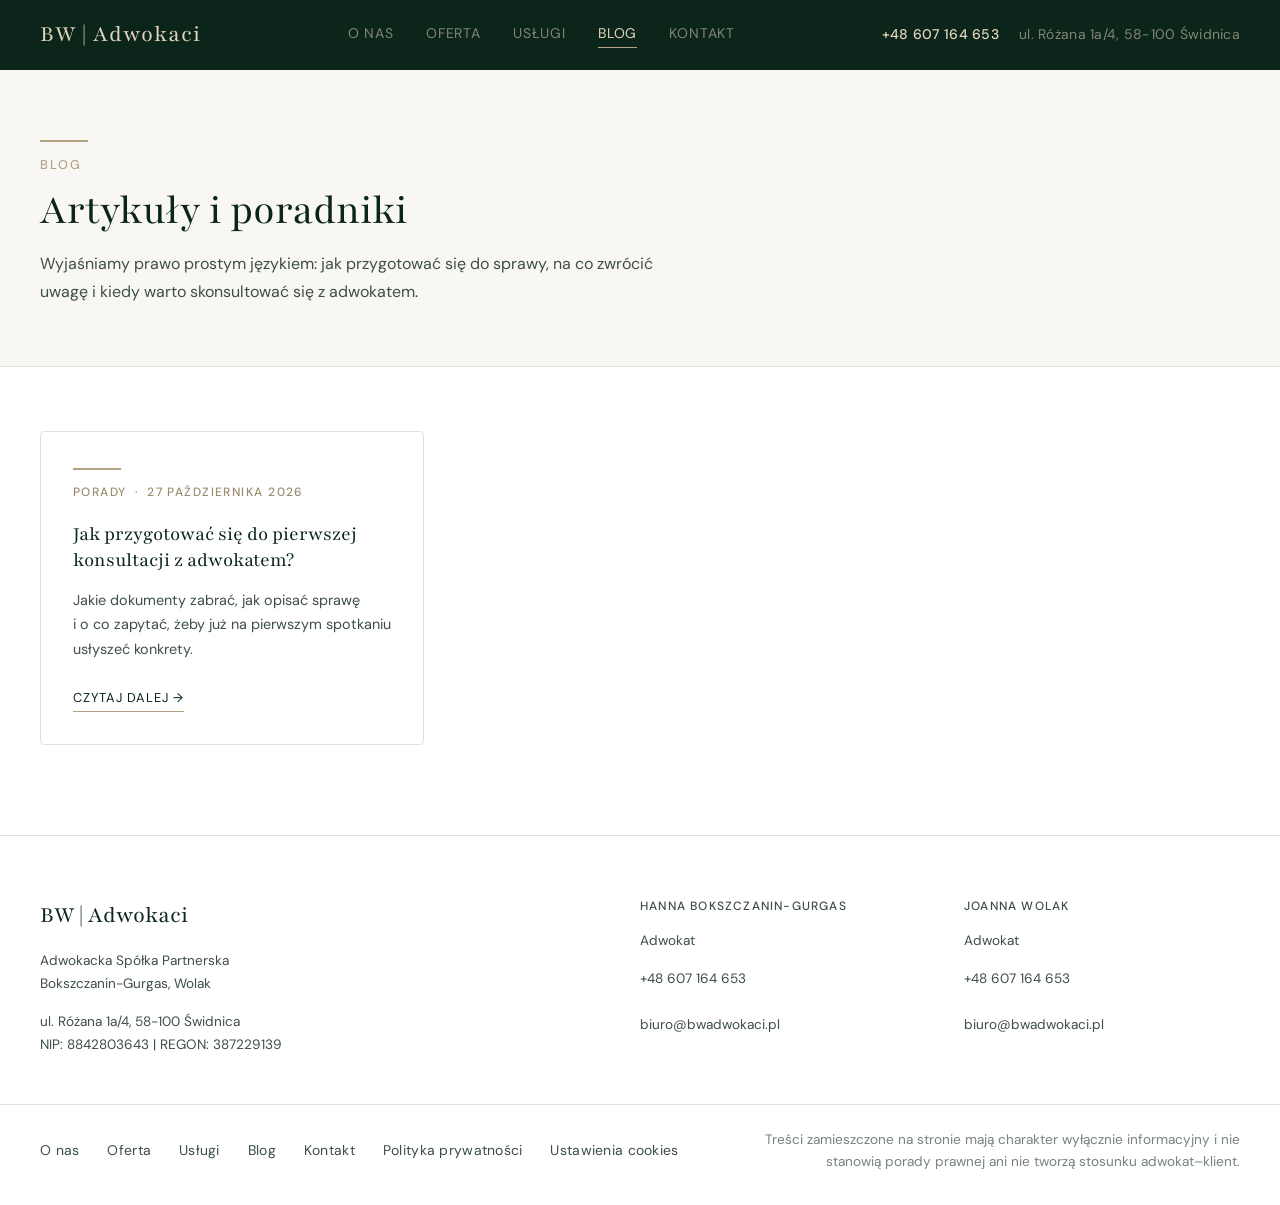
<file: blog/index.html>
<!DOCTYPE html>
<html lang="pl">
<head>
    <meta charset="UTF-8">
    <meta name="viewport" content="width=device-width, initial-scale=1.0">
    <meta name="description" content="Blog kancelarii BW Adwokaci ze Świdnicy: artykuły i poradniki o prawie rodzinnym, karnym, cywilnym, kredytach frankowych i odszkodowaniach.">
    <meta name="robots" content="index, follow">
    <title>Blog — artykuły i poradniki prawne | BW Adwokaci</title>
    <link rel="canonical" href="https://bwadwokaci.pl/blog/">
    <meta name="theme-color" content="#0b251a">
    <link rel="icon" href="../favicon.svg" type="image/svg+xml">

    <meta property="og:type" content="website">
    <meta property="og:locale" content="pl_PL">
    <meta property="og:site_name" content="BW Adwokaci">
    <meta property="og:title" content="Blog BW Adwokaci — artykuły i poradniki prawne">
    <meta property="og:description" content="Blog kancelarii BW Adwokaci ze Świdnicy: artykuły i poradniki o prawie rodzinnym, karnym, cywilnym, kredytach frankowych i odszkodowaniach.">
    <meta property="og:url" content="https://bwadwokaci.pl/blog/">
    <meta property="og:image" content="https://bwadwokaci.pl/img/hanna_joanna.jpg">
    <meta name="twitter:card" content="summary_large_image">

    <link rel="stylesheet" href="../style.css">
    <script src="../cookies.js" defer></script>

    <script type="application/ld+json">
    {
        "@context": "https://schema.org",
        "@type": "Blog",
        "name": "Blog BW Adwokaci",
        "url": "https://bwadwokaci.pl/blog/",
        "inLanguage": "pl-PL",
        "publisher": { "@type": "Organization", "@id": "https://bwadwokaci.pl/#kancelaria", "name": "BW Adwokaci" }
    }
    </script>
</head>
<body>

    <a href="#main" class="skip-link">Przejdź do treści</a>

    <!-- ======= HEADER ======= -->
    <header class="top-header" id="top-header">
        <div class="container header-container">
            <a href="../index.html" class="logo" aria-label="BW Adwokaci — strona główna">BW | Adwokaci</a>
            <button class="hamburger" aria-label="Otwórz menu" aria-expanded="false" aria-controls="main-nav">
                <span class="hamburger-line"></span>
                <span class="hamburger-line"></span>
                <span class="hamburger-line"></span>
            </button>
            <nav class="main-nav" id="main-nav" aria-label="Menu główne">
                <a href="../index.html#o-nas">O&nbsp;nas</a>
                <a href="../index.html#oferta">Oferta</a>
                <a href="../index.html#uslugi">Usługi</a>
                <a href="index.html" aria-current="page">Blog</a>
                <a href="../index.html#kontakt">Kontakt</a>
            </nav>
            <div class="header-contact">
                <a href="tel:+48607164653" class="header-tel">+48 607 164 653</a>
                <span>ul.&nbsp;Różana 1a/4, 58-100&nbsp;Świdnica</span>
            </div>
        </div>
    </header>

    <main id="main">
        <section class="blog-hero">
            <div class="container">
                <span class="section-subtitle">Blog</span>
                <h1 class="blog-title">Artykuły i&nbsp;poradniki</h1>
                <p class="blog-lead">Wyjaśniamy prawo prostym językiem: jak przygotować się do sprawy, na co zwrócić uwagę i&nbsp;kiedy warto skonsultować się z&nbsp;adwokatem.</p>
            </div>
        </section>

        <section class="blog-list">
            <div class="container">
                <div class="blog-grid">

                    <!-- =========================================================
                         NOWY WPIS: skopiuj cały blok <article> … </article>
                         i wklej go TUTAJ, nad pozostałymi (najnowszy na początku).
                         Zmień: kategorię, datę (datetime="RRRR-MM-DD" i słownie),
                         adres pliku w href, tytuł i krótki opis (1–2 zdania).
                         ========================================================= -->

                    <article class="blog-card">
                        <p class="blog-card-meta">
                            <span>Porady</span>
                            <span aria-hidden="true">·</span>
                            <time datetime="2026-10-27">27 października 2026</time>
                        </p>
                        <h2 class="blog-card-title"><a href="pierwsza-konsultacja-z-adwokatem.html">Jak przygotować się do pierwszej konsultacji z&nbsp;adwokatem?</a></h2>
                        <p class="blog-card-excerpt">Jakie dokumenty zabrać, jak opisać sprawę i&nbsp;o&nbsp;co zapytać, żeby już na pierwszym spotkaniu usłyszeć konkrety.</p>
                        <span class="blog-card-more" aria-hidden="true">Czytaj dalej</span>
                    </article>

                </div>
            </div>
        </section>
    </main>

    <!-- ======= FOOTER ======= -->
    <footer class="footer">
        <div class="container footer-grid">
            <div class="footer-col">
                <div class="footer-logo">BW | Adwokaci</div>
                <p class="small-text">Adwokacka Spółka Partnerska<br>Bokszczanin-Gurgas, Wolak</p>
                <address class="small-text mt-1">
                    ul.&nbsp;Różana 1a/4, 58-100&nbsp;Świdnica<br>
                    NIP: 8842803643 | REGON: 387229139
                </address>
            </div>
            <div class="footer-col">
                <h3>Hanna Bokszczanin-Gurgas</h3>
                <p class="small-text">Adwokat</p>
                <address class="small-text mt-1">
                    <a href="tel:+48607164653">+48 607 164 653</a><br>
                    <a href="mailto:biuro@bwadwokaci.pl">biuro@bwadwokaci.pl</a>
                </address>
            </div>
            <div class="footer-col">
                <h3>Joanna Wolak</h3>
                <p class="small-text">Adwokat</p>
                <address class="small-text mt-1">
                    <a href="tel:+48607164653">+48 607 164 653</a><br>
                    <a href="mailto:biuro@bwadwokaci.pl">biuro@bwadwokaci.pl</a>
                </address>
            </div>
        </div>
        <div class="container footer-bottom">
            <nav class="footer-nav" aria-label="Nawigacja stopki">
                <a href="../index.html#o-nas">O&nbsp;nas</a>
                <a href="../index.html#oferta">Oferta</a>
                <a href="../index.html#uslugi">Usługi</a>
                <a href="index.html">Blog</a>
                <a href="../index.html#kontakt">Kontakt</a>
                <a href="../polityka-prywatnosci.html">Polityka prywatności</a>
                <button type="button" class="cookie-settings-btn" data-cookie-settings hidden>Ustawienia cookies</button>
            </nav>
            <p class="footer-disclaimer small-text">Treści zamieszczone na stronie mają charakter wyłącznie informacyjny i&nbsp;nie stanowią porady prawnej ani nie tworzą stosunku adwokat–klient.</p>
        </div>
    </footer>

    <script>
        // Hamburger menu
        const hamburger = document.querySelector('.hamburger');
        const nav = document.getElementById('main-nav');

        if (hamburger && nav) {
            const closeMenu = () => {
                nav.classList.remove('nav-open');
                hamburger.classList.remove('is-active');
                hamburger.setAttribute('aria-expanded', 'false');
                hamburger.setAttribute('aria-label', 'Otwórz menu');
                document.body.classList.remove('menu-open');
            };

            hamburger.addEventListener('click', () => {
                const isOpen = nav.classList.toggle('nav-open');
                hamburger.classList.toggle('is-active');
                hamburger.setAttribute('aria-expanded', String(isOpen));
                hamburger.setAttribute('aria-label', isOpen ? 'Zamknij menu' : 'Otwórz menu');
                document.body.classList.toggle('menu-open', isOpen);
            });

            nav.querySelectorAll('a').forEach(link => {
                link.addEventListener('click', closeMenu);
            });

            // Zamknięcie menu klawiszem Esc
            document.addEventListener('keydown', (e) => {
                if (e.key === 'Escape' && nav.classList.contains('nav-open')) {
                    closeMenu();
                    hamburger.focus();
                }
            });
        }

        // Sticky header shadow
        const header = document.getElementById('top-header');
        if (header) {
            window.addEventListener('scroll', () => {
                header.classList.toggle('scrolled', window.scrollY > 40);
            }, { passive: true });
        }
    </script>

</body>
</html>
</file>
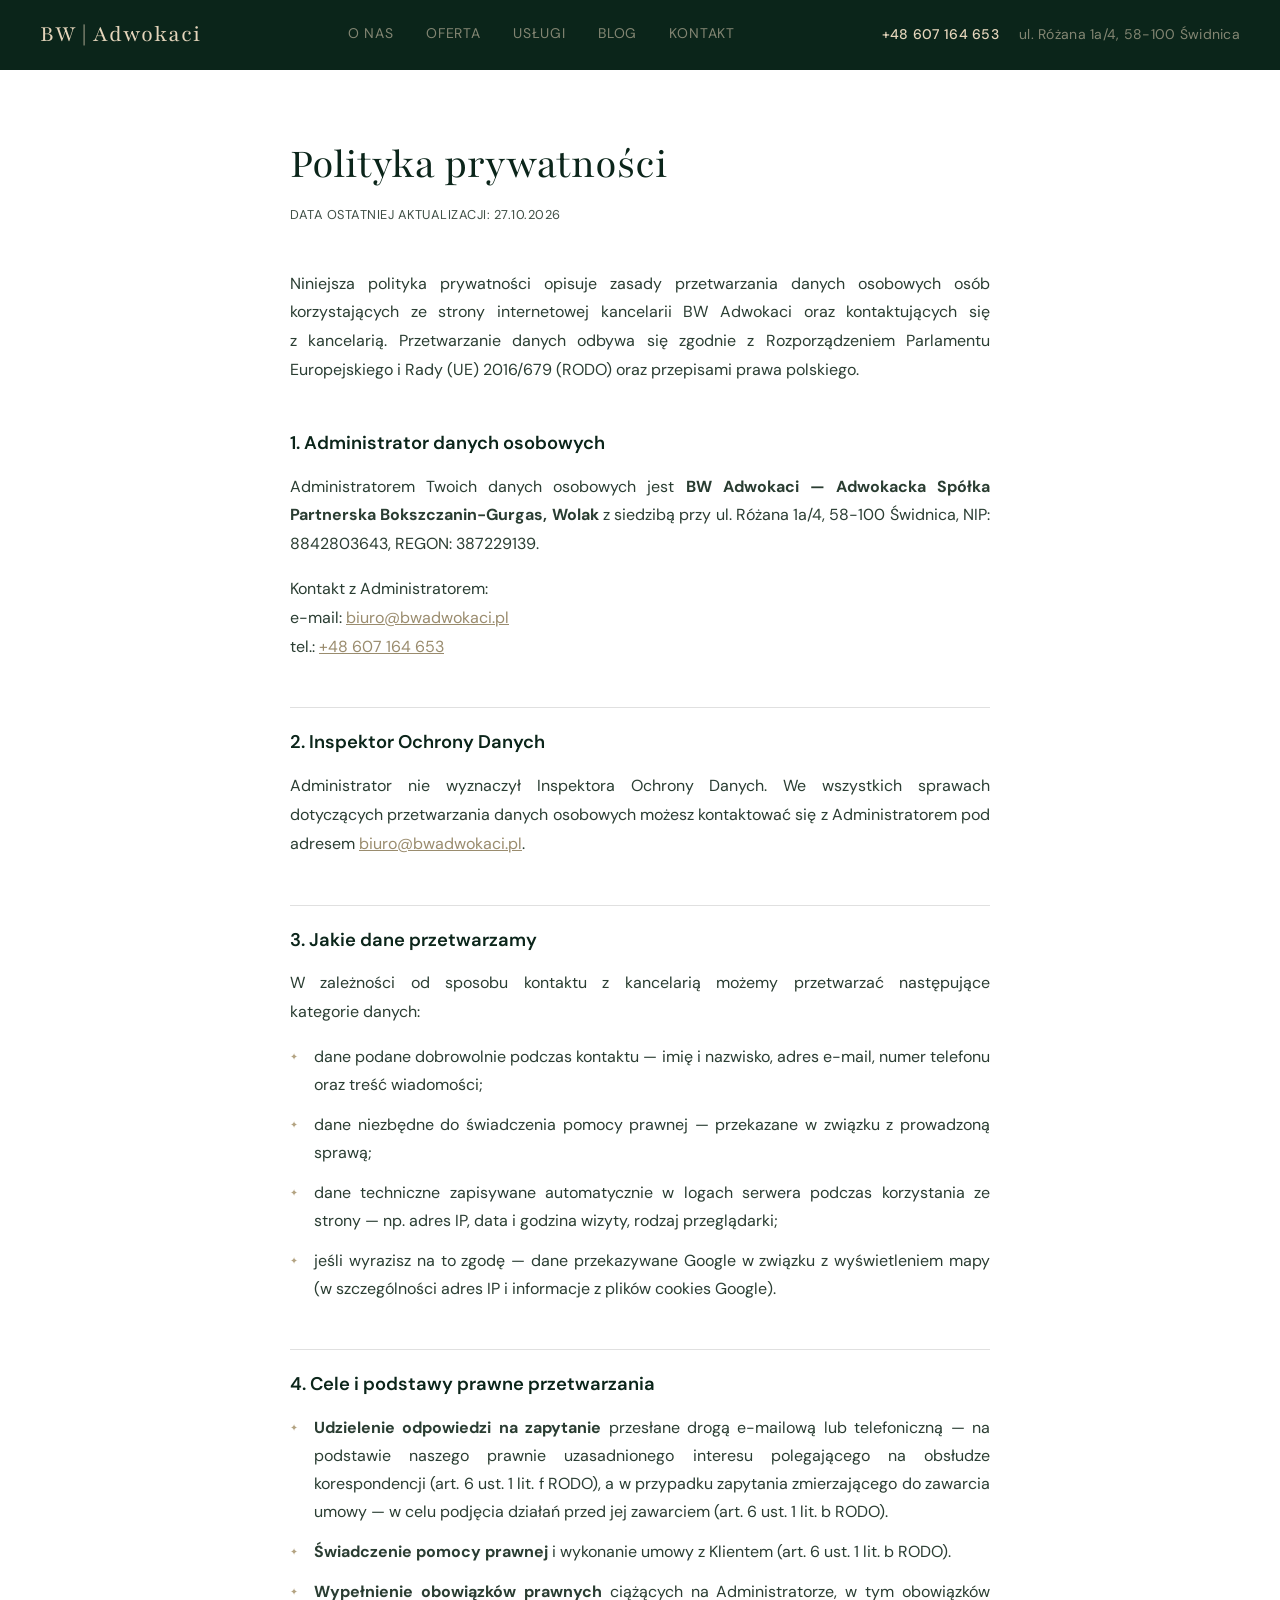
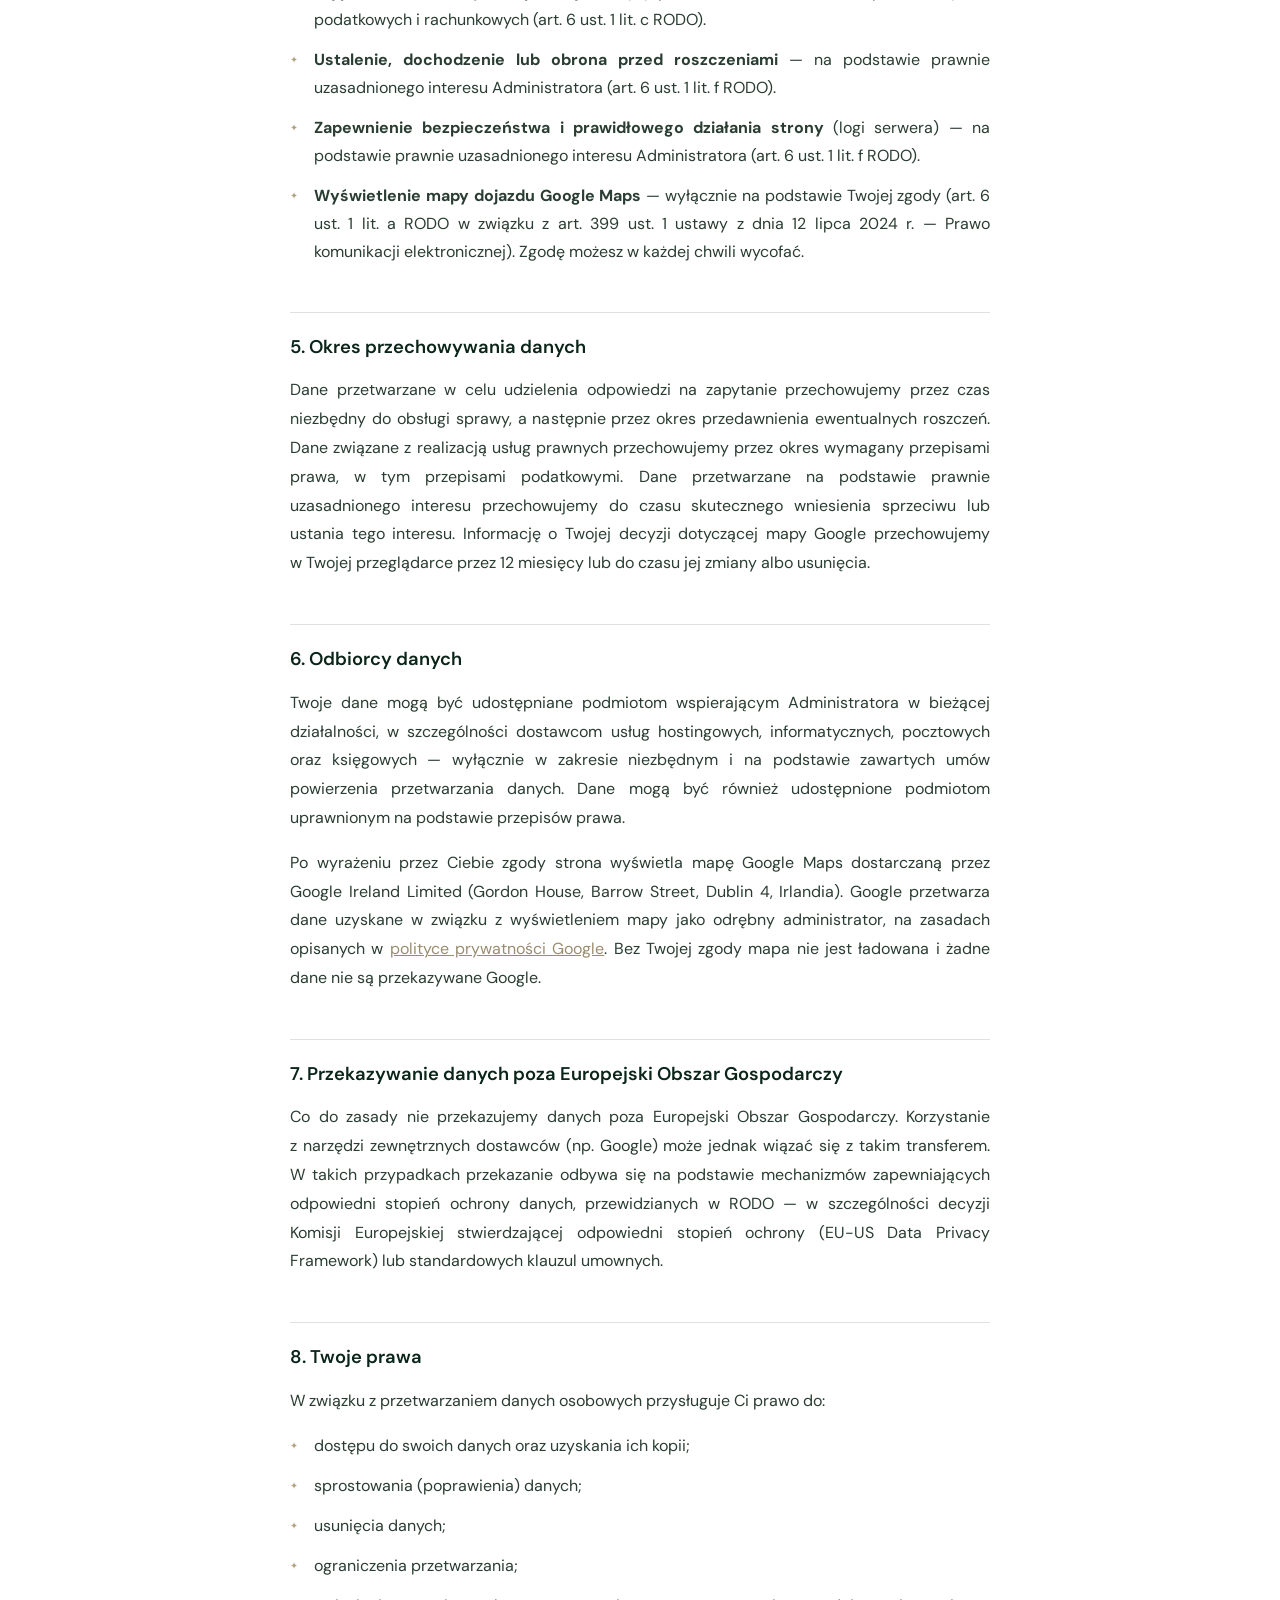
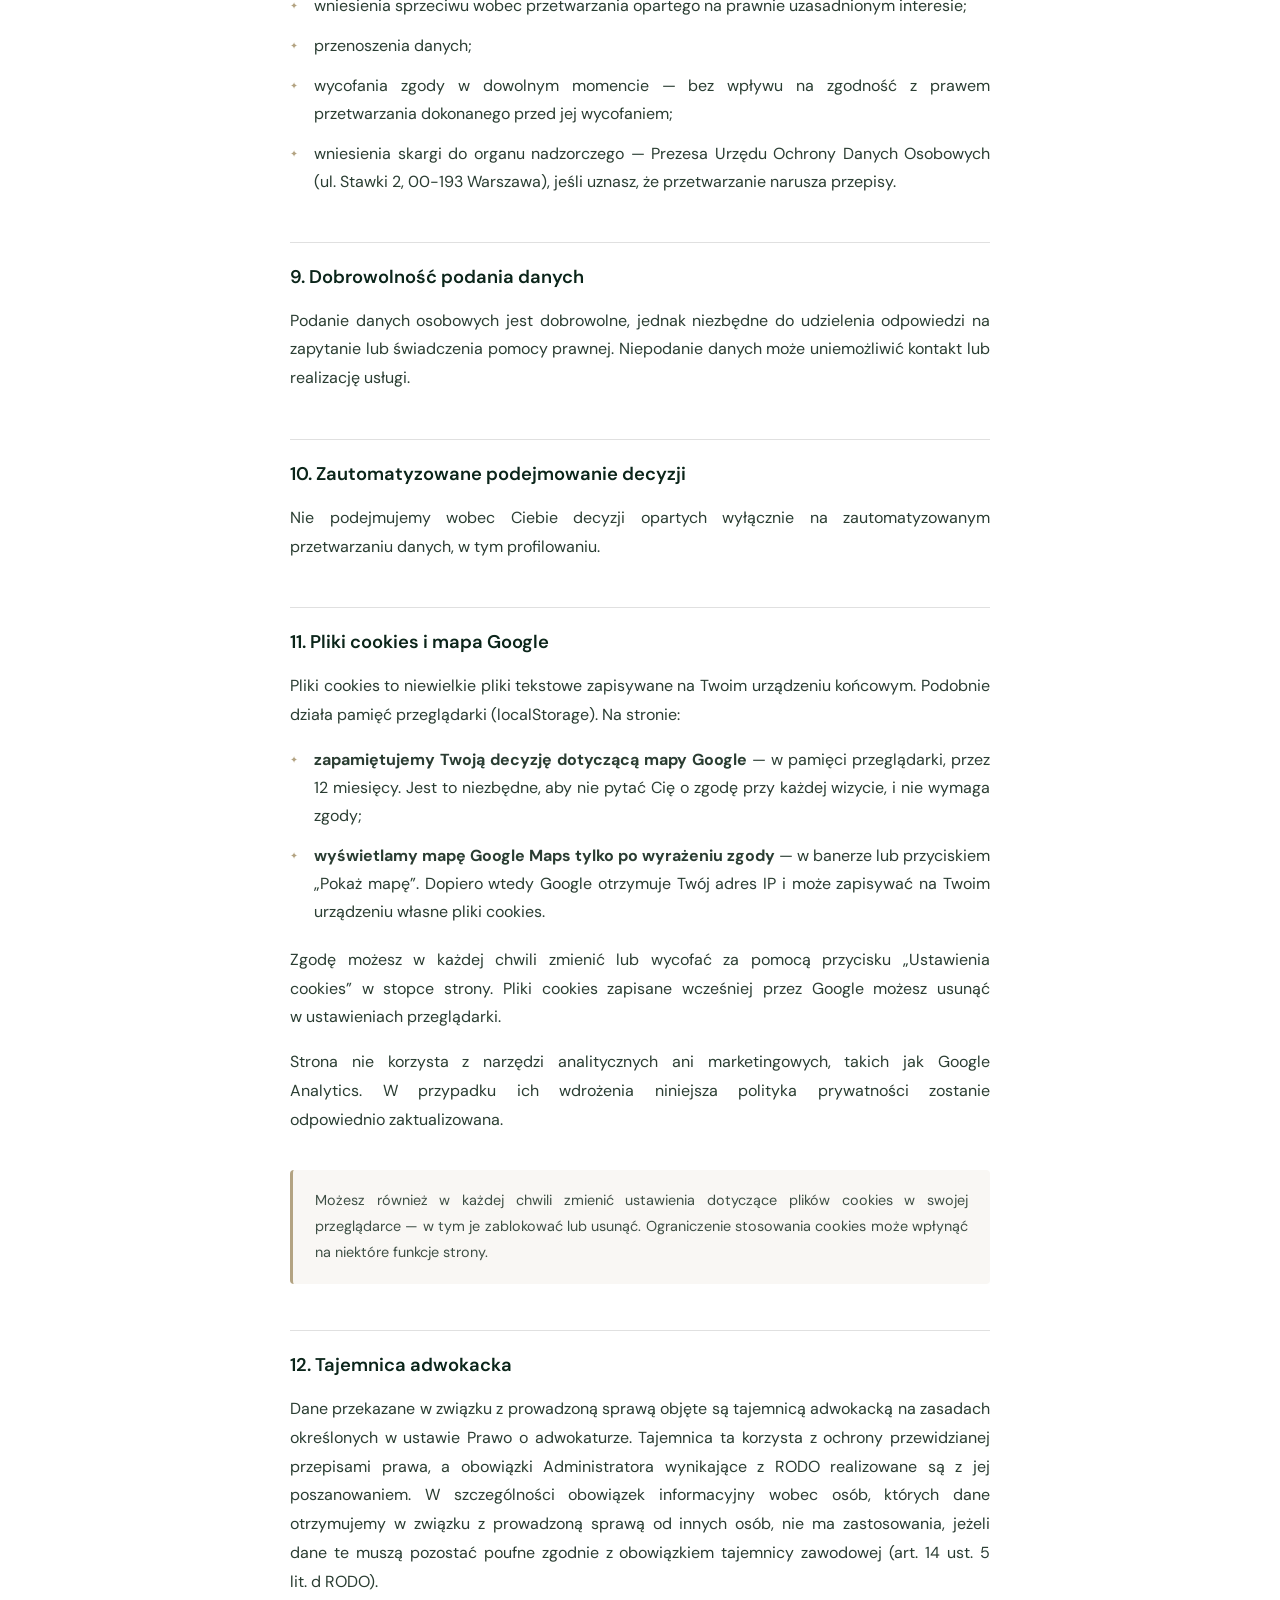
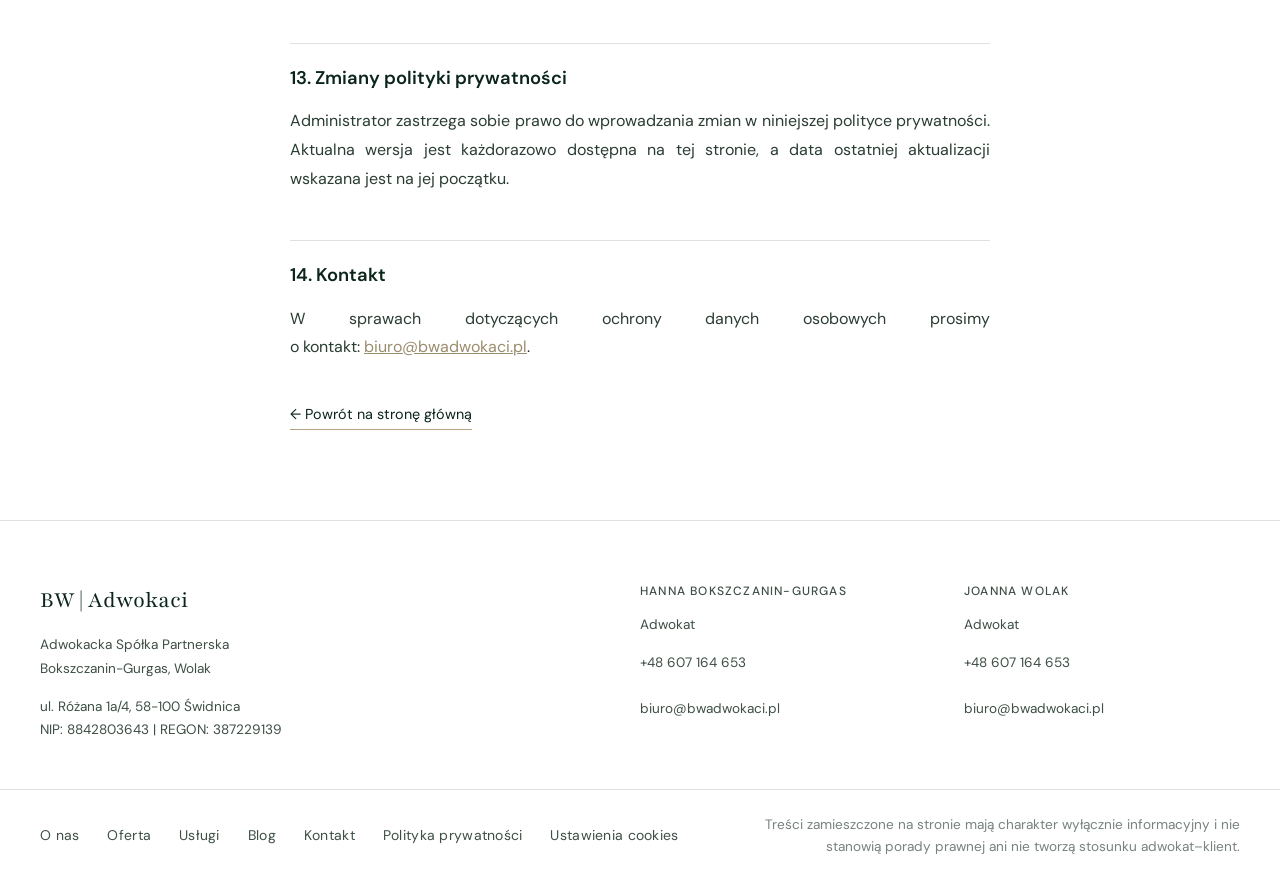
<file: polityka-prywatnosci.html>
<!DOCTYPE html>
<html lang="pl">
<head>
    <meta charset="UTF-8">
    <meta name="viewport" content="width=device-width, initial-scale=1.0">
    <meta name="description" content="Polityka prywatności kancelarii BW Adwokaci w Świdnicy — zasady przetwarzania danych osobowych i wykorzystania plików cookies.">
    <meta name="robots" content="index, follow">
    <title>Polityka prywatności | BW Adwokaci</title>
    <link rel="canonical" href="https://bwadwokaci.pl/polityka-prywatnosci.html">
    <meta name="theme-color" content="#0b251a">
    <link rel="icon" href="favicon.svg" type="image/svg+xml">
    <link rel="stylesheet" href="style.css">
    <script src="cookies.js" defer></script>
</head>
<body>

    <a href="#main" class="skip-link">Przejdź do treści</a>

    <!-- ======= HEADER ======= -->
    <header class="top-header" id="top-header">
        <div class="container header-container">
            <a href="index.html" class="logo" aria-label="BW Adwokaci — strona główna">BW | Adwokaci</a>
            <button class="hamburger" aria-label="Otwórz menu" aria-expanded="false" aria-controls="main-nav">
                <span class="hamburger-line"></span>
                <span class="hamburger-line"></span>
                <span class="hamburger-line"></span>
            </button>
            <nav class="main-nav" id="main-nav" aria-label="Menu główne">
                <a href="index.html#o-nas">O&nbsp;nas</a>
                <a href="index.html#oferta">Oferta</a>
                <a href="index.html#uslugi">Usługi</a>
                <a href="blog/index.html">Blog</a>
                <a href="index.html#kontakt">Kontakt</a>
            </nav>
            <div class="header-contact">
                <a href="tel:+48607164653" class="header-tel">+48 607 164 653</a>
                <span>ul.&nbsp;Różana 1a/4, 58-100&nbsp;Świdnica</span>
            </div>
        </div>
    </header>

    <main id="main">
        <article class="legal container">
            <header class="legal-head">
                <h1>Polityka prywatności</h1>
                <p class="legal-updated">Data ostatniej aktualizacji: 27.10.2026</p>
            </header>

            <p>Niniejsza polityka prywatności opisuje zasady przetwarzania danych osobowych osób korzystających ze strony internetowej kancelarii BW Adwokaci oraz kontaktujących się z&nbsp;kancelarią. Przetwarzanie danych odbywa się zgodnie z&nbsp;Rozporządzeniem Parlamentu Europejskiego i&nbsp;Rady (UE) 2016/679 (RODO) oraz przepisami prawa polskiego.</p>

            <h2>1. Administrator danych osobowych</h2>
            <p>Administratorem Twoich danych osobowych jest <strong>BW Adwokaci — Adwokacka Spółka Partnerska Bokszczanin-Gurgas, Wolak</strong> z&nbsp;siedzibą przy ul.&nbsp;Różana 1a/4, 58-100&nbsp;Świdnica, NIP: 8842803643, REGON: 387229139.</p>
            <p>Kontakt z&nbsp;Administratorem:<br>
            e-mail: <a href="mailto:biuro@bwadwokaci.pl">biuro@bwadwokaci.pl</a><br>
            tel.: <a href="tel:+48607164653">+48 607 164 653</a></p>

            <h2>2. Inspektor Ochrony Danych</h2>
            <p>Administrator nie wyznaczył Inspektora Ochrony Danych. We wszystkich sprawach dotyczących przetwarzania danych osobowych możesz kontaktować się z&nbsp;Administratorem pod adresem <a href="mailto:biuro@bwadwokaci.pl">biuro@bwadwokaci.pl</a>.</p>

            <h2>3. Jakie dane przetwarzamy</h2>
            <p>W&nbsp;zależności od sposobu kontaktu z&nbsp;kancelarią możemy przetwarzać następujące kategorie danych:</p>
            <ul>
                <li>dane podane dobrowolnie podczas kontaktu — imię i&nbsp;nazwisko, adres e-mail, numer telefonu oraz treść wiadomości;</li>
                <li>dane niezbędne do świadczenia pomocy prawnej — przekazane w&nbsp;związku z&nbsp;prowadzoną sprawą;</li>
                <li>dane techniczne zapisywane automatycznie w&nbsp;logach serwera podczas korzystania ze strony — np. adres IP, data i&nbsp;godzina wizyty, rodzaj przeglądarki;</li>
                <li>jeśli wyrazisz na to zgodę — dane przekazywane Google w&nbsp;związku z&nbsp;wyświetleniem mapy (w&nbsp;szczególności adres IP i&nbsp;informacje z&nbsp;plików cookies Google).</li>
            </ul>

            <h2>4. Cele i&nbsp;podstawy prawne przetwarzania</h2>
            <ul>
                <li><strong>Udzielenie odpowiedzi na zapytanie</strong> przesłane drogą e-mailową lub telefoniczną — na podstawie naszego prawnie uzasadnionego interesu polegającego na obsłudze korespondencji (art.&nbsp;6 ust.&nbsp;1 lit.&nbsp;f RODO), a&nbsp;w przypadku zapytania zmierzającego do zawarcia umowy — w&nbsp;celu podjęcia działań przed jej zawarciem (art.&nbsp;6 ust.&nbsp;1 lit.&nbsp;b RODO).</li>
                <li><strong>Świadczenie pomocy prawnej</strong> i&nbsp;wykonanie umowy z&nbsp;Klientem (art.&nbsp;6 ust.&nbsp;1 lit.&nbsp;b RODO).</li>
                <li><strong>Wypełnienie obowiązków prawnych</strong> ciążących na Administratorze, w&nbsp;tym obowiązków podatkowych i&nbsp;rachunkowych (art.&nbsp;6 ust.&nbsp;1 lit.&nbsp;c RODO).</li>
                <li><strong>Ustalenie, dochodzenie lub obrona przed roszczeniami</strong> — na podstawie prawnie uzasadnionego interesu Administratora (art.&nbsp;6 ust.&nbsp;1 lit.&nbsp;f RODO).</li>
                <li><strong>Zapewnienie bezpieczeństwa i&nbsp;prawidłowego działania strony</strong> (logi serwera) — na podstawie prawnie uzasadnionego interesu Administratora (art.&nbsp;6 ust.&nbsp;1 lit.&nbsp;f RODO).</li>
                <li><strong>Wyświetlenie mapy dojazdu Google Maps</strong> — wyłącznie na podstawie Twojej zgody (art.&nbsp;6 ust.&nbsp;1 lit.&nbsp;a RODO w&nbsp;związku z&nbsp;art.&nbsp;399 ust.&nbsp;1 ustawy z&nbsp;dnia 12 lipca 2024&nbsp;r. — Prawo komunikacji elektronicznej). Zgodę możesz w&nbsp;każdej chwili wycofać.</li>
            </ul>

            <h2>5. Okres przechowywania danych</h2>
            <p>Dane przetwarzane w&nbsp;celu udzielenia odpowiedzi na zapytanie przechowujemy przez czas niezbędny do obsługi sprawy, a&nbsp;następnie przez okres przedawnienia ewentualnych roszczeń. Dane związane z&nbsp;realizacją usług prawnych przechowujemy przez okres wymagany przepisami prawa, w&nbsp;tym przepisami podatkowymi. Dane przetwarzane na podstawie prawnie uzasadnionego interesu przechowujemy do czasu skutecznego wniesienia sprzeciwu lub ustania tego interesu. Informację o&nbsp;Twojej decyzji dotyczącej mapy Google przechowujemy w&nbsp;Twojej przeglądarce przez 12 miesięcy lub do czasu jej zmiany albo usunięcia.</p>

            <h2>6. Odbiorcy danych</h2>
            <p>Twoje dane mogą być udostępniane podmiotom wspierającym Administratora w&nbsp;bieżącej działalności, w&nbsp;szczególności dostawcom usług hostingowych, informatycznych, pocztowych oraz księgowych — wyłącznie w&nbsp;zakresie niezbędnym i&nbsp;na podstawie zawartych umów powierzenia przetwarzania danych. Dane mogą być również udostępnione podmiotom uprawnionym na podstawie przepisów prawa.</p>
            <p>Po wyrażeniu przez Ciebie zgody strona wyświetla mapę Google Maps dostarczaną przez Google Ireland Limited (Gordon House, Barrow Street, Dublin 4, Irlandia). Google przetwarza dane uzyskane w&nbsp;związku z&nbsp;wyświetleniem mapy jako odrębny administrator, na zasadach opisanych w&nbsp;<a href="https://policies.google.com/privacy?hl=pl" target="_blank" rel="noopener">polityce prywatności Google</a>. Bez Twojej zgody mapa nie jest ładowana i&nbsp;żadne dane nie są przekazywane Google.</p>

            <h2>7. Przekazywanie danych poza Europejski Obszar Gospodarczy</h2>
            <p>Co do zasady nie przekazujemy danych poza Europejski Obszar Gospodarczy. Korzystanie z&nbsp;narzędzi zewnętrznych dostawców (np. Google) może jednak wiązać się z&nbsp;takim transferem. W&nbsp;takich przypadkach przekazanie odbywa się na podstawie mechanizmów zapewniających odpowiedni stopień ochrony danych, przewidzianych w&nbsp;RODO — w&nbsp;szczególności decyzji Komisji Europejskiej stwierdzającej odpowiedni stopień ochrony (EU-US Data Privacy Framework) lub standardowych klauzul umownych.</p>

            <h2>8. Twoje prawa</h2>
            <p>W&nbsp;związku z&nbsp;przetwarzaniem danych osobowych przysługuje Ci prawo do:</p>
            <ul>
                <li>dostępu do swoich danych oraz uzyskania ich kopii;</li>
                <li>sprostowania (poprawienia) danych;</li>
                <li>usunięcia danych;</li>
                <li>ograniczenia przetwarzania;</li>
                <li>wniesienia sprzeciwu wobec przetwarzania opartego na prawnie uzasadnionym interesie;</li>
                <li>przenoszenia danych;</li>
                <li>wycofania zgody w&nbsp;dowolnym momencie — bez wpływu na zgodność z&nbsp;prawem przetwarzania dokonanego przed jej wycofaniem;</li>
                <li>wniesienia skargi do organu nadzorczego — Prezesa Urzędu Ochrony Danych Osobowych (ul.&nbsp;Stawki 2, 00-193&nbsp;Warszawa), jeśli uznasz, że przetwarzanie narusza przepisy.</li>
            </ul>

            <h2>9. Dobrowolność podania danych</h2>
            <p>Podanie danych osobowych jest dobrowolne, jednak niezbędne do udzielenia odpowiedzi na zapytanie lub świadczenia pomocy prawnej. Niepodanie danych może uniemożliwić kontakt lub realizację usługi.</p>

            <h2>10. Zautomatyzowane podejmowanie decyzji</h2>
            <p>Nie podejmujemy wobec Ciebie decyzji opartych wyłącznie na zautomatyzowanym przetwarzaniu danych, w&nbsp;tym profilowaniu.</p>

            <h2 id="cookies">11. Pliki cookies i&nbsp;mapa Google</h2>
            <p>Pliki cookies to niewielkie pliki tekstowe zapisywane na Twoim urządzeniu końcowym. Podobnie działa pamięć przeglądarki (localStorage). Na stronie:</p>
            <ul>
                <li><strong>zapamiętujemy Twoją decyzję dotyczącą mapy Google</strong> — w&nbsp;pamięci przeglądarki, przez 12 miesięcy. Jest to niezbędne, aby nie pytać Cię o&nbsp;zgodę przy każdej wizycie, i&nbsp;nie wymaga zgody;</li>
                <li><strong>wyświetlamy mapę Google Maps tylko po wyrażeniu zgody</strong> — w&nbsp;banerze lub przyciskiem „Pokaż mapę”. Dopiero wtedy Google otrzymuje Twój adres IP i&nbsp;może zapisywać na Twoim urządzeniu własne pliki cookies.</li>
            </ul>
            <p>Zgodę możesz w&nbsp;każdej chwili zmienić lub wycofać za pomocą przycisku „Ustawienia cookies” w&nbsp;stopce strony. Pliki cookies zapisane wcześniej przez Google możesz usunąć w&nbsp;ustawieniach przeglądarki.</p>
            <!-- Jeśli na stronie zostaną wdrożone narzędzia analityczne lub marketingowe (np. Google Analytics),
                 należy wymienić je poniżej wraz z celem stosowania, podpiąć pod baner zgody (cookies.js)
                 i zaktualizować datę na początku dokumentu. -->
            <p>Strona nie korzysta z&nbsp;narzędzi analitycznych ani marketingowych, takich jak Google Analytics. W&nbsp;przypadku ich wdrożenia niniejsza polityka prywatności zostanie odpowiednio zaktualizowana.</p>
            <p class="legal-note">Możesz również w&nbsp;każdej chwili zmienić ustawienia dotyczące plików cookies w&nbsp;swojej przeglądarce — w&nbsp;tym je zablokować lub usunąć. Ograniczenie stosowania cookies może wpłynąć na niektóre funkcje strony.</p>

            <h2>12. Tajemnica adwokacka</h2>
            <p>Dane przekazane w&nbsp;związku z&nbsp;prowadzoną sprawą objęte są tajemnicą adwokacką na zasadach określonych w&nbsp;ustawie Prawo o&nbsp;adwokaturze. Tajemnica ta korzysta z&nbsp;ochrony przewidzianej przepisami prawa, a&nbsp;obowiązki Administratora wynikające z&nbsp;RODO realizowane są z&nbsp;jej poszanowaniem. W&nbsp;szczególności obowiązek informacyjny wobec osób, których dane otrzymujemy w&nbsp;związku z&nbsp;prowadzoną sprawą od innych osób, nie ma zastosowania, jeżeli dane te muszą pozostać poufne zgodnie z&nbsp;obowiązkiem tajemnicy zawodowej (art.&nbsp;14 ust.&nbsp;5 lit.&nbsp;d RODO).</p>

            <h2>13. Zmiany polityki prywatności</h2>
            <p>Administrator zastrzega sobie prawo do wprowadzania zmian w&nbsp;niniejszej polityce prywatności. Aktualna wersja jest każdorazowo dostępna na tej stronie, a&nbsp;data ostatniej aktualizacji wskazana jest na jej początku.</p>

            <h2>14. Kontakt</h2>
            <p>W&nbsp;sprawach dotyczących ochrony danych osobowych prosimy o&nbsp;kontakt: <a href="mailto:biuro@bwadwokaci.pl">biuro@bwadwokaci.pl</a>.</p>

            <a href="index.html" class="legal-back">← Powrót na stronę główną</a>
        </article>
    </main>

    <!-- ======= FOOTER ======= -->
    <footer class="footer">
        <div class="container footer-grid">
            <div class="footer-col">
                <div class="footer-logo">BW | Adwokaci</div>
                <p class="small-text">Adwokacka Spółka Partnerska<br>Bokszczanin-Gurgas, Wolak</p>
                <address class="small-text mt-1">
                    ul.&nbsp;Różana 1a/4, 58-100&nbsp;Świdnica<br>
                    NIP: 8842803643 | REGON: 387229139
                </address>
            </div>
            <div class="footer-col">
                <h3>Hanna Bokszczanin-Gurgas</h3>
                <p class="small-text">Adwokat</p>
                <address class="small-text mt-1">
                    <a href="tel:+48607164653">+48 607 164 653</a><br>
                    <a href="mailto:biuro@bwadwokaci.pl">biuro@bwadwokaci.pl</a>
                </address>
            </div>
            <div class="footer-col">
                <h3>Joanna Wolak</h3>
                <p class="small-text">Adwokat</p>
                <address class="small-text mt-1">
                    <a href="tel:+48607164653">+48 607 164 653</a><br>
                    <a href="mailto:biuro@bwadwokaci.pl">biuro@bwadwokaci.pl</a>
                </address>
            </div>
        </div>
        <div class="container footer-bottom">
            <nav class="footer-nav" aria-label="Nawigacja stopki">
                <a href="index.html#o-nas">O&nbsp;nas</a>
                <a href="index.html#oferta">Oferta</a>
                <a href="index.html#uslugi">Usługi</a>
                <a href="blog/index.html">Blog</a>
                <a href="index.html#kontakt">Kontakt</a>
                <a href="polityka-prywatnosci.html" aria-current="page">Polityka prywatności</a>
                <button type="button" class="cookie-settings-btn" data-cookie-settings hidden>Ustawienia cookies</button>
            </nav>
            <p class="footer-disclaimer small-text">Treści zamieszczone na stronie mają charakter wyłącznie informacyjny i&nbsp;nie stanowią porady prawnej ani nie tworzą stosunku adwokat–klient.</p>
        </div>
    </footer>

    <script>
        // Hamburger menu
        const hamburger = document.querySelector('.hamburger');
        const nav = document.getElementById('main-nav');

        if (hamburger && nav) {
            const closeMenu = () => {
                nav.classList.remove('nav-open');
                hamburger.classList.remove('is-active');
                hamburger.setAttribute('aria-expanded', 'false');
                hamburger.setAttribute('aria-label', 'Otwórz menu');
                document.body.classList.remove('menu-open');
            };

            hamburger.addEventListener('click', () => {
                const isOpen = nav.classList.toggle('nav-open');
                hamburger.classList.toggle('is-active');
                hamburger.setAttribute('aria-expanded', String(isOpen));
                hamburger.setAttribute('aria-label', isOpen ? 'Zamknij menu' : 'Otwórz menu');
                document.body.classList.toggle('menu-open', isOpen);
            });

            nav.querySelectorAll('a').forEach(link => {
                link.addEventListener('click', closeMenu);
            });

            // Zamknięcie menu klawiszem Esc
            document.addEventListener('keydown', (e) => {
                if (e.key === 'Escape' && nav.classList.contains('nav-open')) {
                    closeMenu();
                    hamburger.focus();
                }
            });
        }

        // Sticky header shadow
        const header = document.getElementById('top-header');
        if (header) {
            window.addEventListener('scroll', () => {
                header.classList.toggle('scrolled', window.scrollY > 40);
            }, { passive: true });
        }
    </script>

</body>
</html>
</file>
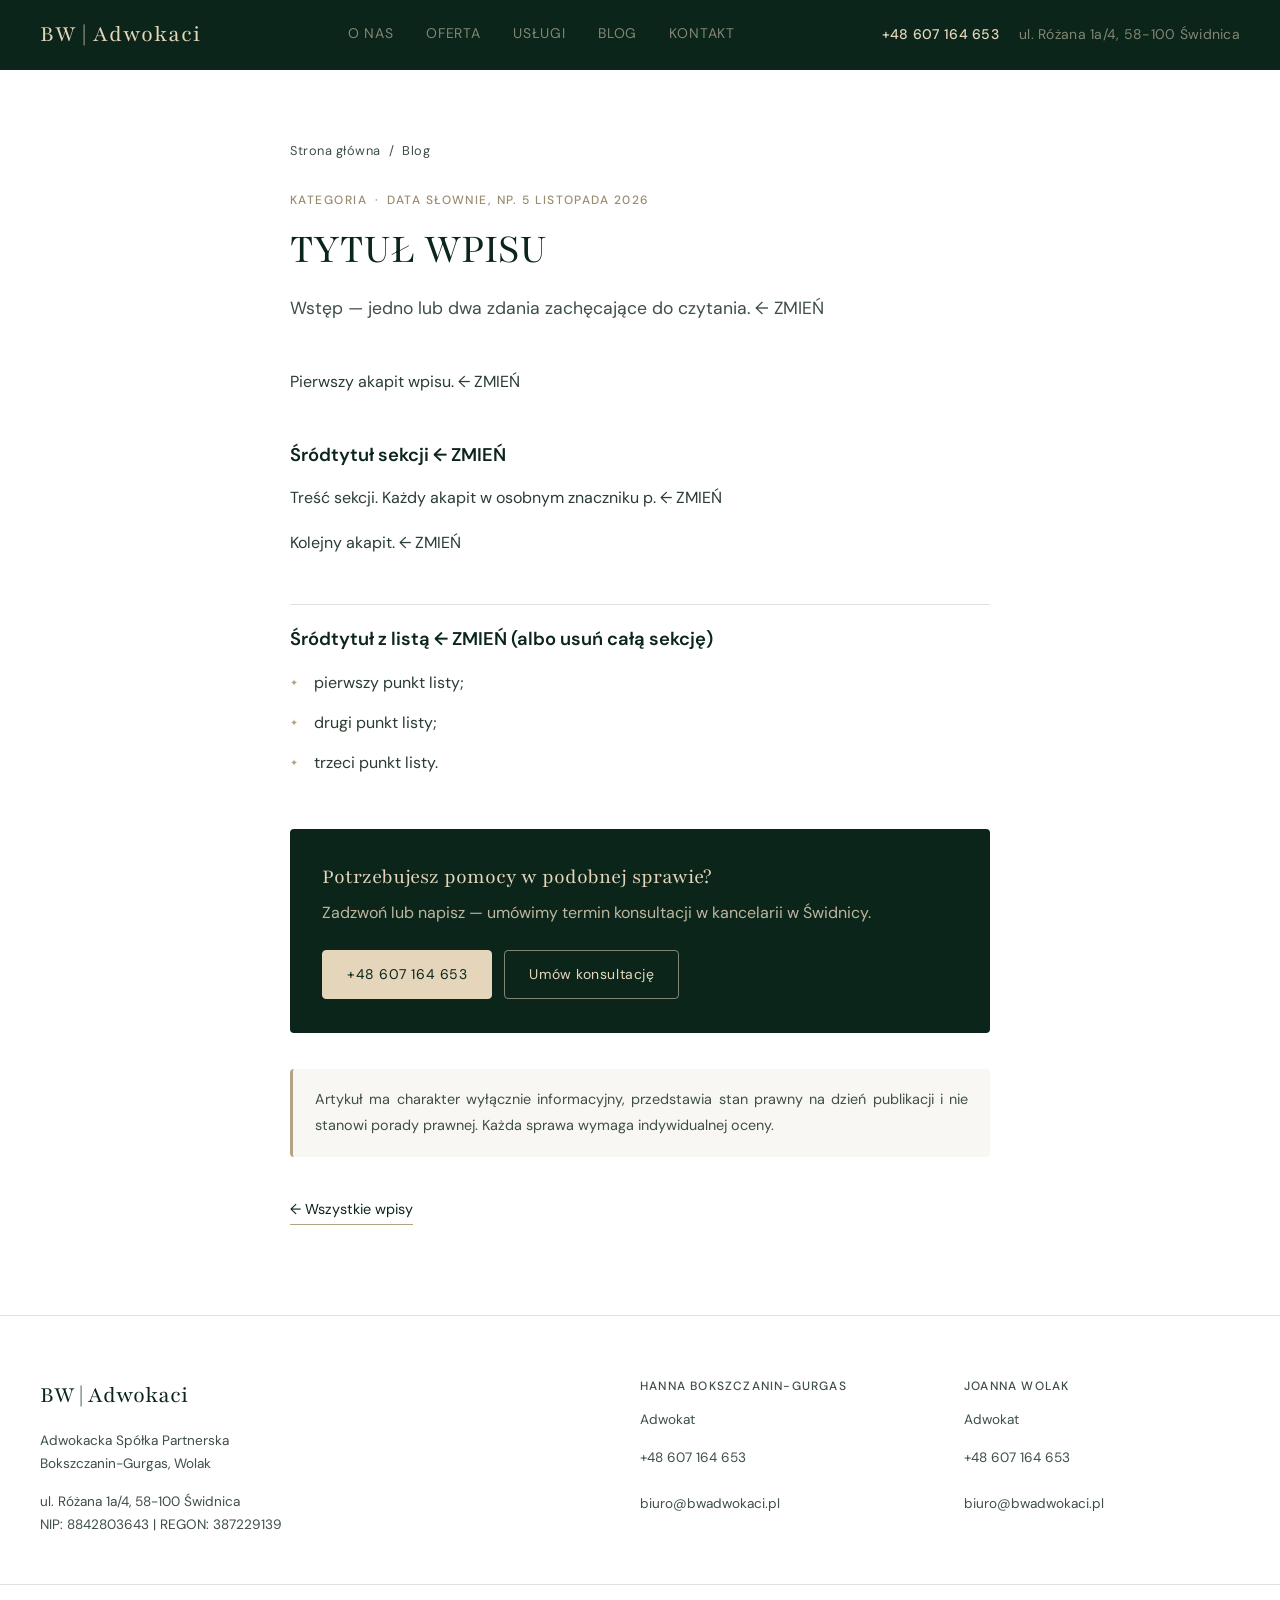
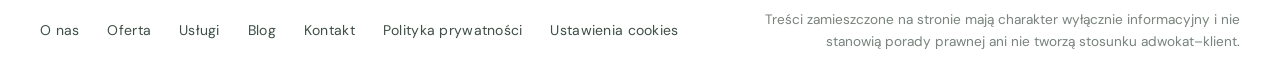
<file: blog/_szablon-wpisu.html>
<!DOCTYPE html>
<!--
  =====================================================================
  SZABLON WPISU NA BLOGU — BW Adwokaci
  (Tego pliku NIE wgrywaj na serwer. Służy tylko do kopiowania.)

  1. Skopiuj ten plik w folderze blog/ i nazwij go adresem wpisu:
     małe litery, bez polskich znaków, słowa oddzielone myślnikami,
     np.  podzial-majatku-po-rozwodzie.html
  2. Zamień wszystkie teksty pisane WIELKIMI LITERAMI i oznaczone „← ZMIEŃ”.
     Najwygodniej: Ctrl+H (Znajdź i zamień) w edytorze, np. dla ADRES-WPISU.
     Uwaga: TYTUŁ WPISU, OPIS i datę trzeba zmienić także w części <head>
     i w danych dla Google (blok "application/ld+json").
  3. Dodaj kafelek na liście wpisów (blog/index.html) i adres do sitemap.xml.
  Szczegóły: plik INSTRUKCJA-BLOG.md
  =====================================================================
-->
<html lang="pl">
<head>
    <meta charset="UTF-8">
    <meta name="viewport" content="width=device-width, initial-scale=1.0">
    <meta name="description" content="OPIS WPISU DLA GOOGLE (ok. 140–160 znaków)">
    <meta name="robots" content="index, follow">
    <title>TYTUŁ WPISU | Blog BW Adwokaci</title>
    <link rel="canonical" href="https://bwadwokaci.pl/blog/ADRES-WPISU.html">
    <meta name="theme-color" content="#0b251a">
    <link rel="icon" href="../favicon.svg" type="image/svg+xml">

    <meta property="og:type" content="article">
    <meta property="og:locale" content="pl_PL">
    <meta property="og:site_name" content="BW Adwokaci">
    <meta property="og:title" content="TYTUŁ WPISU">
    <meta property="og:description" content="OPIS WPISU DLA GOOGLE (ok. 140–160 znaków)">
    <meta property="og:url" content="https://bwadwokaci.pl/blog/ADRES-WPISU.html">
    <meta property="og:image" content="https://bwadwokaci.pl/img/hanna_joanna.jpg">
    <meta name="twitter:card" content="summary_large_image">

    <link rel="stylesheet" href="../style.css">
    <script src="../cookies.js" defer></script>

    <!-- Dane strukturalne wpisu (dla Google) -->
    <script type="application/ld+json">
    {
        "@context": "https://schema.org",
        "@graph": [
            {
                "@type": "BlogPosting",
                "headline": "TYTUŁ WPISU",
                "description": "OPIS WPISU DLA GOOGLE (ok. 140–160 znaków)",
                "datePublished": "RRRR-MM-DD",
                "dateModified": "RRRR-MM-DD",
                "inLanguage": "pl-PL",
                "mainEntityOfPage": "https://bwadwokaci.pl/blog/ADRES-WPISU.html",
                "image": "https://bwadwokaci.pl/img/hanna_joanna.jpg",
                "author": { "@type": "Organization", "@id": "https://bwadwokaci.pl/#kancelaria", "name": "BW Adwokaci" },
                "publisher": { "@type": "Organization", "@id": "https://bwadwokaci.pl/#kancelaria", "name": "BW Adwokaci" }
            },
            {
                "@type": "BreadcrumbList",
                "itemListElement": [
                    { "@type": "ListItem", "position": 1, "name": "Strona główna", "item": "https://bwadwokaci.pl/" },
                    { "@type": "ListItem", "position": 2, "name": "Blog", "item": "https://bwadwokaci.pl/blog/" },
                    { "@type": "ListItem", "position": 3, "name": "TYTUŁ WPISU", "item": "https://bwadwokaci.pl/blog/ADRES-WPISU.html" }
                ]
            }
        ]
    }
    </script>
</head>
<body>

    <a href="#main" class="skip-link">Przejdź do treści</a>

    <!-- ======= HEADER ======= -->
    <header class="top-header" id="top-header">
        <div class="container header-container">
            <a href="../index.html" class="logo" aria-label="BW Adwokaci — strona główna">BW | Adwokaci</a>
            <button class="hamburger" aria-label="Otwórz menu" aria-expanded="false" aria-controls="main-nav">
                <span class="hamburger-line"></span>
                <span class="hamburger-line"></span>
                <span class="hamburger-line"></span>
            </button>
            <nav class="main-nav" id="main-nav" aria-label="Menu główne">
                <a href="../index.html#o-nas">O&nbsp;nas</a>
                <a href="../index.html#oferta">Oferta</a>
                <a href="../index.html#uslugi">Usługi</a>
                <a href="index.html">Blog</a>
                <a href="../index.html#kontakt">Kontakt</a>
            </nav>
            <div class="header-contact">
                <a href="tel:+48607164653" class="header-tel">+48 607 164 653</a>
                <span>ul.&nbsp;Różana 1a/4, 58-100&nbsp;Świdnica</span>
            </div>
        </div>
    </header>

    <main id="main">
        <article class="legal post container">
            <nav class="post-breadcrumbs" aria-label="Ścieżka nawigacji">
                <a href="../index.html">Strona główna</a>
                <span aria-hidden="true">/</span>
                <a href="index.html">Blog</a>
            </nav>

            <header class="legal-head">
                <p class="post-meta">
                    <span class="post-category">KATEGORIA</span>
                    <span aria-hidden="true">·</span>
                    <time datetime="RRRR-MM-DD">DATA SŁOWNIE, np. 5 listopada 2026</time>
                </p>
                <h1>TYTUŁ WPISU</h1>
                <p class="post-lead">Wstęp — jedno lub dwa zdania zachęcające do czytania. ← ZMIEŃ</p>
            </header>
            <p>Pierwszy akapit wpisu. ← ZMIEŃ</p>

            <h2>Śródtytuł sekcji ← ZMIEŃ</h2>
            <p>Treść sekcji. Każdy akapit w&nbsp;osobnym znaczniku p. ← ZMIEŃ</p>
            <p>Kolejny akapit. ← ZMIEŃ</p>

            <h2>Śródtytuł z&nbsp;listą ← ZMIEŃ (albo usuń całą sekcję)</h2>
            <ul>
                <li>pierwszy punkt listy;</li>
                <li>drugi punkt listy;</li>
                <li>trzeci punkt listy.</li>
            </ul>

            <aside class="post-cta" aria-label="Kontakt z kancelarią">
                <p class="post-cta-title">Potrzebujesz pomocy w&nbsp;podobnej sprawie?</p>
                <p class="post-cta-text">Zadzwoń lub napisz — umówimy termin konsultacji w&nbsp;kancelarii w&nbsp;Świdnicy.</p>
                <div class="post-cta-actions">
                    <a href="tel:+48607164653" class="post-cta-btn">+48 607 164 653</a>
                    <a href="../index.html#kontakt" class="post-cta-btn post-cta-btn--ghost">Umów konsultację</a>
                </div>
            </aside>

            <p class="legal-note">Artykuł ma charakter wyłącznie informacyjny, przedstawia stan prawny na dzień publikacji i&nbsp;nie stanowi porady prawnej. Każda sprawa wymaga indywidualnej oceny.</p>

            <a href="index.html" class="legal-back">← Wszystkie wpisy</a>
        </article>
    </main>

    <!-- ======= FOOTER ======= -->
    <footer class="footer">
        <div class="container footer-grid">
            <div class="footer-col">
                <div class="footer-logo">BW | Adwokaci</div>
                <p class="small-text">Adwokacka Spółka Partnerska<br>Bokszczanin-Gurgas, Wolak</p>
                <address class="small-text mt-1">
                    ul.&nbsp;Różana 1a/4, 58-100&nbsp;Świdnica<br>
                    NIP: 8842803643 | REGON: 387229139
                </address>
            </div>
            <div class="footer-col">
                <h3>Hanna Bokszczanin-Gurgas</h3>
                <p class="small-text">Adwokat</p>
                <address class="small-text mt-1">
                    <a href="tel:+48607164653">+48 607 164 653</a><br>
                    <a href="mailto:biuro@bwadwokaci.pl">biuro@bwadwokaci.pl</a>
                </address>
            </div>
            <div class="footer-col">
                <h3>Joanna Wolak</h3>
                <p class="small-text">Adwokat</p>
                <address class="small-text mt-1">
                    <a href="tel:+48607164653">+48 607 164 653</a><br>
                    <a href="mailto:biuro@bwadwokaci.pl">biuro@bwadwokaci.pl</a>
                </address>
            </div>
        </div>
        <div class="container footer-bottom">
            <nav class="footer-nav" aria-label="Nawigacja stopki">
                <a href="../index.html#o-nas">O&nbsp;nas</a>
                <a href="../index.html#oferta">Oferta</a>
                <a href="../index.html#uslugi">Usługi</a>
                <a href="index.html">Blog</a>
                <a href="../index.html#kontakt">Kontakt</a>
                <a href="../polityka-prywatnosci.html">Polityka prywatności</a>
                <button type="button" class="cookie-settings-btn" data-cookie-settings hidden>Ustawienia cookies</button>
            </nav>
            <p class="footer-disclaimer small-text">Treści zamieszczone na stronie mają charakter wyłącznie informacyjny i&nbsp;nie stanowią porady prawnej ani nie tworzą stosunku adwokat–klient.</p>
        </div>
    </footer>

    <script>
        // Hamburger menu
        const hamburger = document.querySelector('.hamburger');
        const nav = document.getElementById('main-nav');

        if (hamburger && nav) {
            const closeMenu = () => {
                nav.classList.remove('nav-open');
                hamburger.classList.remove('is-active');
                hamburger.setAttribute('aria-expanded', 'false');
                hamburger.setAttribute('aria-label', 'Otwórz menu');
                document.body.classList.remove('menu-open');
            };

            hamburger.addEventListener('click', () => {
                const isOpen = nav.classList.toggle('nav-open');
                hamburger.classList.toggle('is-active');
                hamburger.setAttribute('aria-expanded', String(isOpen));
                hamburger.setAttribute('aria-label', isOpen ? 'Zamknij menu' : 'Otwórz menu');
                document.body.classList.toggle('menu-open', isOpen);
            });

            nav.querySelectorAll('a').forEach(link => {
                link.addEventListener('click', closeMenu);
            });

            // Zamknięcie menu klawiszem Esc
            document.addEventListener('keydown', (e) => {
                if (e.key === 'Escape' && nav.classList.contains('nav-open')) {
                    closeMenu();
                    hamburger.focus();
                }
            });
        }

        // Sticky header shadow
        const header = document.getElementById('top-header');
        if (header) {
            window.addEventListener('scroll', () => {
                header.classList.toggle('scrolled', window.scrollY > 40);
            }, { passive: true });
        }
    </script>

</body>
</html>
</file>
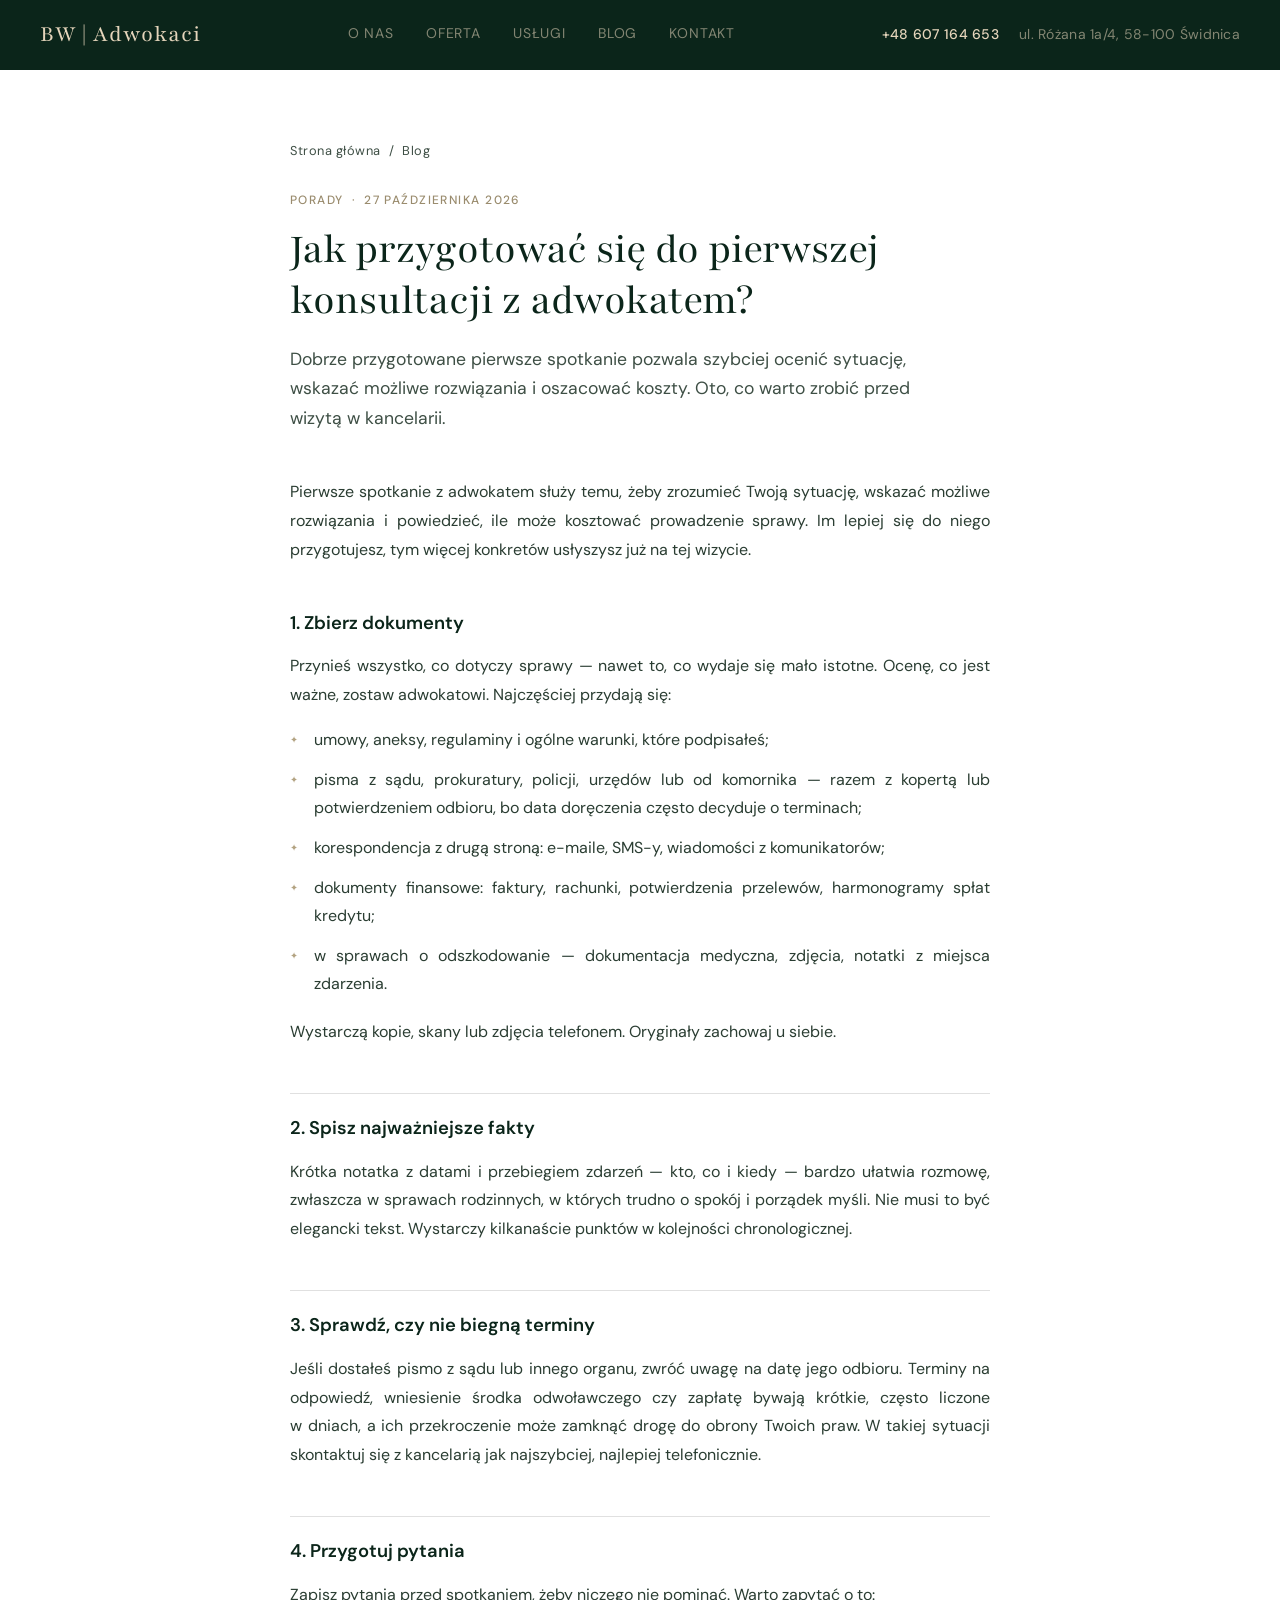
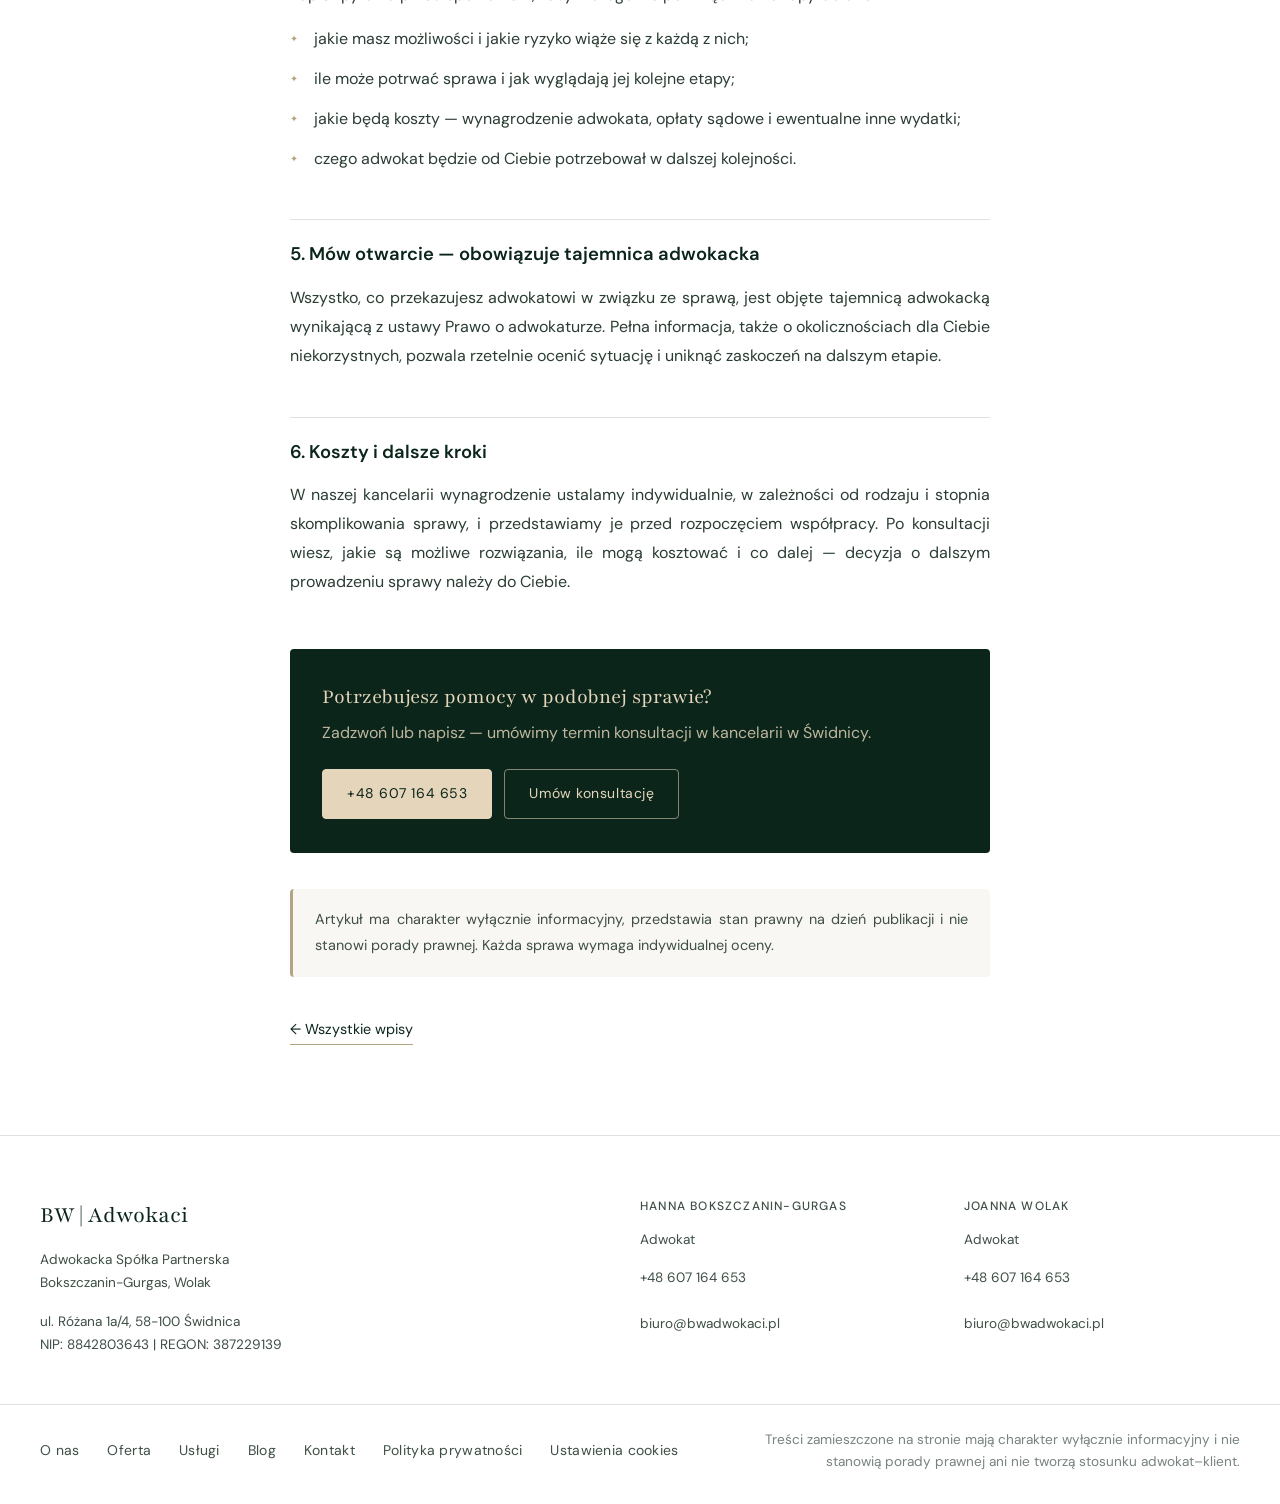
<file: blog/pierwsza-konsultacja-z-adwokatem.html>
<!DOCTYPE html>
<html lang="pl">
<head>
    <meta charset="UTF-8">
    <meta name="viewport" content="width=device-width, initial-scale=1.0">
    <meta name="description" content="Jakie dokumenty zabrać, jak opisać sprawę i o co zapytać adwokata na pierwszym spotkaniu. Praktyczna lista od kancelarii BW Adwokaci ze Świdnicy.">
    <meta name="robots" content="index, follow">
    <title>Jak przygotować się do pierwszej konsultacji z adwokatem? | Blog BW Adwokaci</title>
    <link rel="canonical" href="https://bwadwokaci.pl/blog/pierwsza-konsultacja-z-adwokatem.html">
    <meta name="theme-color" content="#0b251a">
    <link rel="icon" href="../favicon.svg" type="image/svg+xml">

    <meta property="og:type" content="article">
    <meta property="og:locale" content="pl_PL">
    <meta property="og:site_name" content="BW Adwokaci">
    <meta property="og:title" content="Jak przygotować się do pierwszej konsultacji z adwokatem?">
    <meta property="og:description" content="Jakie dokumenty zabrać, jak opisać sprawę i o co zapytać adwokata na pierwszym spotkaniu. Praktyczna lista od kancelarii BW Adwokaci ze Świdnicy.">
    <meta property="og:url" content="https://bwadwokaci.pl/blog/pierwsza-konsultacja-z-adwokatem.html">
    <meta property="og:image" content="https://bwadwokaci.pl/img/hanna_joanna.jpg">
    <meta name="twitter:card" content="summary_large_image">

    <link rel="stylesheet" href="../style.css">
    <script src="../cookies.js" defer></script>

    <!-- Dane strukturalne wpisu (dla Google) -->
    <script type="application/ld+json">
    {
        "@context": "https://schema.org",
        "@graph": [
            {
                "@type": "BlogPosting",
                "headline": "Jak przygotować się do pierwszej konsultacji z adwokatem?",
                "description": "Jakie dokumenty zabrać, jak opisać sprawę i o co zapytać adwokata na pierwszym spotkaniu. Praktyczna lista od kancelarii BW Adwokaci ze Świdnicy.",
                "datePublished": "2026-10-27",
                "dateModified": "2026-10-27",
                "inLanguage": "pl-PL",
                "mainEntityOfPage": "https://bwadwokaci.pl/blog/pierwsza-konsultacja-z-adwokatem.html",
                "image": "https://bwadwokaci.pl/img/hanna_joanna.jpg",
                "author": { "@type": "Organization", "@id": "https://bwadwokaci.pl/#kancelaria", "name": "BW Adwokaci" },
                "publisher": { "@type": "Organization", "@id": "https://bwadwokaci.pl/#kancelaria", "name": "BW Adwokaci" }
            },
            {
                "@type": "BreadcrumbList",
                "itemListElement": [
                    { "@type": "ListItem", "position": 1, "name": "Strona główna", "item": "https://bwadwokaci.pl/" },
                    { "@type": "ListItem", "position": 2, "name": "Blog", "item": "https://bwadwokaci.pl/blog/" },
                    { "@type": "ListItem", "position": 3, "name": "Jak przygotować się do pierwszej konsultacji z adwokatem?", "item": "https://bwadwokaci.pl/blog/pierwsza-konsultacja-z-adwokatem.html" }
                ]
            }
        ]
    }
    </script>
</head>
<body>

    <a href="#main" class="skip-link">Przejdź do treści</a>

    <!-- ======= HEADER ======= -->
    <header class="top-header" id="top-header">
        <div class="container header-container">
            <a href="../index.html" class="logo" aria-label="BW Adwokaci — strona główna">BW | Adwokaci</a>
            <button class="hamburger" aria-label="Otwórz menu" aria-expanded="false" aria-controls="main-nav">
                <span class="hamburger-line"></span>
                <span class="hamburger-line"></span>
                <span class="hamburger-line"></span>
            </button>
            <nav class="main-nav" id="main-nav" aria-label="Menu główne">
                <a href="../index.html#o-nas">O&nbsp;nas</a>
                <a href="../index.html#oferta">Oferta</a>
                <a href="../index.html#uslugi">Usługi</a>
                <a href="index.html">Blog</a>
                <a href="../index.html#kontakt">Kontakt</a>
            </nav>
            <div class="header-contact">
                <a href="tel:+48607164653" class="header-tel">+48 607 164 653</a>
                <span>ul.&nbsp;Różana 1a/4, 58-100&nbsp;Świdnica</span>
            </div>
        </div>
    </header>

    <main id="main">
        <article class="legal post container">
            <nav class="post-breadcrumbs" aria-label="Ścieżka nawigacji">
                <a href="../index.html">Strona główna</a>
                <span aria-hidden="true">/</span>
                <a href="index.html">Blog</a>
            </nav>

            <header class="legal-head">
                <p class="post-meta">
                    <span class="post-category">Porady</span>
                    <span aria-hidden="true">·</span>
                    <time datetime="2026-10-27">27 października 2026</time>
                </p>
                <h1>Jak przygotować się do pierwszej konsultacji z adwokatem?</h1>
                <p class="post-lead">Dobrze przygotowane pierwsze spotkanie pozwala szybciej ocenić sytuację, wskazać możliwe rozwiązania i&nbsp;oszacować koszty. Oto, co warto zrobić przed wizytą w&nbsp;kancelarii.</p>
            </header>
            <p>Pierwsze spotkanie z&nbsp;adwokatem służy temu, żeby zrozumieć Twoją sytuację, wskazać możliwe rozwiązania i&nbsp;powiedzieć, ile może kosztować prowadzenie sprawy. Im lepiej się do niego przygotujesz, tym więcej konkretów usłyszysz już na tej wizycie.</p>

            <h2>1. Zbierz dokumenty</h2>
            <p>Przynieś wszystko, co dotyczy sprawy — nawet to, co wydaje się mało istotne. Ocenę, co jest ważne, zostaw adwokatowi. Najczęściej przydają się:</p>
            <ul>
                <li>umowy, aneksy, regulaminy i&nbsp;ogólne warunki, które podpisałeś;</li>
                <li>pisma z&nbsp;sądu, prokuratury, policji, urzędów lub od komornika — razem z&nbsp;kopertą lub potwierdzeniem odbioru, bo data doręczenia często decyduje o&nbsp;terminach;</li>
                <li>korespondencja z&nbsp;drugą stroną: e-maile, SMS-y, wiadomości z&nbsp;komunikatorów;</li>
                <li>dokumenty finansowe: faktury, rachunki, potwierdzenia przelewów, harmonogramy spłat kredytu;</li>
                <li>w&nbsp;sprawach o&nbsp;odszkodowanie — dokumentacja medyczna, zdjęcia, notatki z&nbsp;miejsca zdarzenia.</li>
            </ul>
            <p>Wystarczą kopie, skany lub zdjęcia telefonem. Oryginały zachowaj u&nbsp;siebie.</p>

            <h2>2. Spisz najważniejsze fakty</h2>
            <p>Krótka notatka z&nbsp;datami i&nbsp;przebiegiem zdarzeń — kto, co i&nbsp;kiedy — bardzo ułatwia rozmowę, zwłaszcza w&nbsp;sprawach rodzinnych, w&nbsp;których trudno o&nbsp;spokój i&nbsp;porządek myśli. Nie musi to być elegancki tekst. Wystarczy kilkanaście punktów w&nbsp;kolejności chronologicznej.</p>

            <h2>3. Sprawdź, czy nie biegną terminy</h2>
            <p>Jeśli dostałeś pismo z&nbsp;sądu lub innego organu, zwróć uwagę na datę jego odbioru. Terminy na odpowiedź, wniesienie środka odwoławczego czy zapłatę bywają krótkie, często liczone w&nbsp;dniach, a&nbsp;ich przekroczenie może zamknąć drogę do obrony Twoich praw. W&nbsp;takiej sytuacji skontaktuj się z&nbsp;kancelarią jak najszybciej, najlepiej telefonicznie.</p>

            <h2>4. Przygotuj pytania</h2>
            <p>Zapisz pytania przed spotkaniem, żeby niczego nie pominąć. Warto zapytać o&nbsp;to:</p>
            <ul>
                <li>jakie masz możliwości i&nbsp;jakie ryzyko wiąże się z&nbsp;każdą z&nbsp;nich;</li>
                <li>ile może potrwać sprawa i&nbsp;jak wyglądają jej kolejne etapy;</li>
                <li>jakie będą koszty — wynagrodzenie adwokata, opłaty sądowe i&nbsp;ewentualne inne wydatki;</li>
                <li>czego adwokat będzie od Ciebie potrzebował w&nbsp;dalszej kolejności.</li>
            </ul>

            <h2>5. Mów otwarcie — obowiązuje tajemnica adwokacka</h2>
            <p>Wszystko, co przekazujesz adwokatowi w&nbsp;związku ze sprawą, jest objęte tajemnicą adwokacką wynikającą z&nbsp;ustawy Prawo o&nbsp;adwokaturze. Pełna informacja, także o&nbsp;okolicznościach dla Ciebie niekorzystnych, pozwala rzetelnie ocenić sytuację i&nbsp;uniknąć zaskoczeń na dalszym etapie.</p>

            <h2>6. Koszty i&nbsp;dalsze kroki</h2>
            <p>W&nbsp;naszej kancelarii wynagrodzenie ustalamy indywidualnie, w&nbsp;zależności od rodzaju i&nbsp;stopnia skomplikowania sprawy, i&nbsp;przedstawiamy je przed rozpoczęciem współpracy. Po konsultacji wiesz, jakie są możliwe rozwiązania, ile mogą kosztować i&nbsp;co dalej — decyzja o&nbsp;dalszym prowadzeniu sprawy należy do Ciebie.</p>

            <aside class="post-cta" aria-label="Kontakt z kancelarią">
                <p class="post-cta-title">Potrzebujesz pomocy w&nbsp;podobnej sprawie?</p>
                <p class="post-cta-text">Zadzwoń lub napisz — umówimy termin konsultacji w&nbsp;kancelarii w&nbsp;Świdnicy.</p>
                <div class="post-cta-actions">
                    <a href="tel:+48607164653" class="post-cta-btn">+48 607 164 653</a>
                    <a href="../index.html#kontakt" class="post-cta-btn post-cta-btn--ghost">Umów konsultację</a>
                </div>
            </aside>

            <p class="legal-note">Artykuł ma charakter wyłącznie informacyjny, przedstawia stan prawny na dzień publikacji i&nbsp;nie stanowi porady prawnej. Każda sprawa wymaga indywidualnej oceny.</p>

            <a href="index.html" class="legal-back">← Wszystkie wpisy</a>
        </article>
    </main>

    <!-- ======= FOOTER ======= -->
    <footer class="footer">
        <div class="container footer-grid">
            <div class="footer-col">
                <div class="footer-logo">BW | Adwokaci</div>
                <p class="small-text">Adwokacka Spółka Partnerska<br>Bokszczanin-Gurgas, Wolak</p>
                <address class="small-text mt-1">
                    ul.&nbsp;Różana 1a/4, 58-100&nbsp;Świdnica<br>
                    NIP: 8842803643 | REGON: 387229139
                </address>
            </div>
            <div class="footer-col">
                <h3>Hanna Bokszczanin-Gurgas</h3>
                <p class="small-text">Adwokat</p>
                <address class="small-text mt-1">
                    <a href="tel:+48607164653">+48 607 164 653</a><br>
                    <a href="mailto:biuro@bwadwokaci.pl">biuro@bwadwokaci.pl</a>
                </address>
            </div>
            <div class="footer-col">
                <h3>Joanna Wolak</h3>
                <p class="small-text">Adwokat</p>
                <address class="small-text mt-1">
                    <a href="tel:+48607164653">+48 607 164 653</a><br>
                    <a href="mailto:biuro@bwadwokaci.pl">biuro@bwadwokaci.pl</a>
                </address>
            </div>
        </div>
        <div class="container footer-bottom">
            <nav class="footer-nav" aria-label="Nawigacja stopki">
                <a href="../index.html#o-nas">O&nbsp;nas</a>
                <a href="../index.html#oferta">Oferta</a>
                <a href="../index.html#uslugi">Usługi</a>
                <a href="index.html">Blog</a>
                <a href="../index.html#kontakt">Kontakt</a>
                <a href="../polityka-prywatnosci.html">Polityka prywatności</a>
                <button type="button" class="cookie-settings-btn" data-cookie-settings hidden>Ustawienia cookies</button>
            </nav>
            <p class="footer-disclaimer small-text">Treści zamieszczone na stronie mają charakter wyłącznie informacyjny i&nbsp;nie stanowią porady prawnej ani nie tworzą stosunku adwokat–klient.</p>
        </div>
    </footer>

    <script>
        // Hamburger menu
        const hamburger = document.querySelector('.hamburger');
        const nav = document.getElementById('main-nav');

        if (hamburger && nav) {
            const closeMenu = () => {
                nav.classList.remove('nav-open');
                hamburger.classList.remove('is-active');
                hamburger.setAttribute('aria-expanded', 'false');
                hamburger.setAttribute('aria-label', 'Otwórz menu');
                document.body.classList.remove('menu-open');
            };

            hamburger.addEventListener('click', () => {
                const isOpen = nav.classList.toggle('nav-open');
                hamburger.classList.toggle('is-active');
                hamburger.setAttribute('aria-expanded', String(isOpen));
                hamburger.setAttribute('aria-label', isOpen ? 'Zamknij menu' : 'Otwórz menu');
                document.body.classList.toggle('menu-open', isOpen);
            });

            nav.querySelectorAll('a').forEach(link => {
                link.addEventListener('click', closeMenu);
            });

            // Zamknięcie menu klawiszem Esc
            document.addEventListener('keydown', (e) => {
                if (e.key === 'Escape' && nav.classList.contains('nav-open')) {
                    closeMenu();
                    hamburger.focus();
                }
            });
        }

        // Sticky header shadow
        const header = document.getElementById('top-header');
        if (header) {
            window.addEventListener('scroll', () => {
                header.classList.toggle('scrolled', window.scrollY > 40);
            }, { passive: true });
        }
    </script>

</body>
</html>
</file>
<file: style.css>
/* --- Lokalne czcionki (Variable Fonts) --- */
@font-face {
    font-family: 'Playfair';
    src: url('fonts/Playfair/Playfair-VariableFont_opsz,wdth,wght.ttf') format('truetype');
    font-weight: 300 900;
    font-style: normal;
    font-display: swap;
}

@font-face {
    font-family: 'DM Sans';
    src: url('fonts/DM_Sans/DMSans-VariableFont_opsz,wght.ttf') format('truetype');
    font-weight: 100 1000;
    font-style: normal;
    font-display: swap;
}

/* =============================================
   ZMIENNE
   ============================================= */
:root {
    --primary-dark:  #0b251a;
    --primary-mid:   #143d2b;
    --beige-text:    #e5d5bb;
    --beige-muted:   rgba(229, 213, 187, 0.55);
    --accent-gold:   #b3a382;
    --accent-gold-h: #9a8c6e;

    --text-dark:     #16422f;
    --text-mid:      #2a3d32;
    --text-light:    #3e4f45;
    --bg-light:      #f4f4f4;
    --bg-subtle:     #f9f7f4;
    --white:         #ffffff;
    --border-color:  #e0e0e0;

    --font-heading:  'Playfair', Georgia, serif;
    --font-body:     'DM Sans', system-ui, sans-serif;

    --ease:          cubic-bezier(0.25, 0.46, 0.45, 0.94);
    --nav-h:         70px;
    --radius:        4px;
}

/* =============================================
   RESET & BAZA
   ============================================= */
*, *::before, *::after {
    margin: 0;
    padding: 0;
    box-sizing: border-box;
}

html {
    scroll-behavior: smooth;
    scroll-padding-top: var(--nav-h);
    font-size: 16px;
}

body {
    font-family: var(--font-body);
    color: var(--text-dark);
    line-height: 1.7;
    background-color: var(--white);
    -webkit-font-smoothing: antialiased;
}

body.menu-open { overflow: hidden; }

img { max-width: 100%; height: auto; display: block; }
address { font-style: normal; }
a { color: inherit; }

/* =============================================
   SKIP LINK (dostępność)
   ============================================= */
.skip-link {
    position: absolute;
    top: -100px;
    left: 16px;
    background: var(--accent-gold);
    color: var(--white);
    padding: 8px 16px;
    border-radius: var(--radius);
    z-index: 9999;
    font-size: 0.875rem;
    text-decoration: none;
    transition: top 0.3s var(--ease);
}
.skip-link:focus { top: 16px; }

/* =============================================
   LAYOUT
   ============================================= */
.container {
    max-width: 1400px;
    margin: 0 auto;
    padding: 0 40px;
}

.section { padding-block: 80px; }

.split-layout {
    display: flex;
    gap: 60px;
    align-items: flex-start;
}
.split-layout > * { flex: 1; min-width: 0; }

.align-center-y {
    display: flex;
    flex-direction: column;
    justify-content: flex-start;
}

/* Wspolne zdjecie w sekcji "O nas".
   Ramka odpowiada obszarowi, ktory wczesniej zajmowaly dwa portrety
   obok siebie (dwie kolumny 3:4 z odstepem = w sumie ok. 3:2). */
.about-photo {
    width: 100%;
    overflow: hidden;
    border-radius: var(--radius);
    background-color: var(--bg-subtle);
}
.about-photo img {
    display: block;
    width: 100%;
    height: auto;
    /* Jesli zdjecie ma inne proporcje i nie chcesz ZADNEGO kadrowania,
       wystarczy zamienic ta linie na:  aspect-ratio: auto; */
    aspect-ratio: 3 / 2;
    object-fit: cover;
    object-position: center;
}

.image-full { width: 100%; }
.offer-img {
    width: 100%;
    height: auto;
    object-fit: cover;
    border-radius: var(--radius);
    display: block;
}

.grid-2 {
    display: grid;
    grid-template-columns: 1fr 1fr;
    gap: 60px;
}

.text-center { text-align: center; }
.mt-1 { margin-top: 15px; }
/* .align-center-y to kontener flex-column - bez align-self przycisk
   rozciagalby sie na cala szerokosc kolumny zamiast objac swoj tekst. */
.mt-cta {
    margin-top: 28px;
    display: inline-block;
    align-self: flex-start;
}

/* =============================================
   TYPOGRAFIA
   ============================================= */
h2, h3, h4 {
    font-family: var(--font-body);
    font-weight: 400;
}

.section-subtitle {
    font-size: 0.8rem;
    letter-spacing: 0.15em;
    text-transform: uppercase;
    color: var(--accent-gold);
    font-weight: 500;
    margin-bottom: 10px;
    padding-top: 14px;
    position: relative;
    display: block;
}
.section-subtitle::before {
    content: '';
    position: absolute;
    top: 0;
    left: 0;
    width: 48px;
    height: 2px;
    background-color: var(--accent-gold);
}
.section-subtitle.centered { text-align: center; }
.section-subtitle.centered::before {
    left: 50%;
    transform: translateX(-50%);
}
.section-subtitle.light { color: var(--beige-text); }
.section-subtitle.light::before { background-color: var(--beige-text); }

.section-title {
    font-size: clamp(1.6rem, 3vw, 2.5rem);
    margin-bottom: 20px;
    line-height: 1.2;
    /* Rownomierne lamanie wielowierszowych naglowkow */
    text-wrap: balance;
}
.section-title.light { color: var(--beige-text); }

.section-header-centered {
    text-align: center;
    margin-bottom: 48px;
}

/* =============================================
   SR-ONLY (dla czytników ekranu)
   ============================================= */
.sr-only {
    position: absolute;
    width: 1px; height: 1px;
    padding: 0; margin: -1px;
    overflow: hidden;
    clip: rect(0,0,0,0);
    white-space: nowrap;
    border: 0;
}

/* =============================================
   HEADER / NAV
   ============================================= */
.top-header {
    background-color: var(--primary-dark);
    color: var(--beige-text);
    padding: 0;
    height: var(--nav-h);
    display: flex;
    align-items: center;
    position: sticky;
    top: 0;
    z-index: 100;
    transition: box-shadow 0.3s var(--ease);
}
.top-header.scrolled {
    box-shadow: 0 4px 24px rgba(0, 0, 0, 0.3);
}

.header-container {
    display: flex;
    justify-content: space-between;
    align-items: center;
    width: 100%;
}

.logo {
    font-family: var(--font-heading);
    font-size: 1.5rem;
    letter-spacing: 1px;
    color: var(--beige-text);
    text-decoration: none;
    flex-shrink: 0;
    transition: color 0.2s;
}
.logo:hover { color: var(--white); }

.header-contact {
    display: flex;
    gap: 20px;
    align-items: center;
}
.header-contact span,
.header-contact a {
    font-size: 0.875rem;
    color: var(--beige-muted);
    text-decoration: none;
    letter-spacing: 0.02em;
}
.header-tel {
    color: var(--beige-text) !important;
    font-weight: 500;
    transition: color 0.2s;
}
.header-tel:hover { color: var(--white) !important; }

/* Hamburger */
.hamburger {
    display: none;
    background: none;
    border: none;
    cursor: pointer;
    padding: 8px;
    z-index: 110;
    flex-direction: column;
    justify-content: center;
    align-items: center;
    gap: 5px;
    width: 40px;
    height: 40px;
}
.hamburger-line {
    display: block;
    width: 24px;
    height: 2px;
    background-color: var(--beige-text);
    border-radius: 1px;
    transition: transform 0.3s var(--ease), opacity 0.3s var(--ease);
}
.hamburger.is-active .hamburger-line:nth-child(1) { transform: translateY(7px) rotate(45deg); }
.hamburger.is-active .hamburger-line:nth-child(2) { opacity: 0; }
.hamburger.is-active .hamburger-line:nth-child(3) { transform: translateY(-7px) rotate(-45deg); }
.hamburger:focus-visible { outline: 2px solid var(--accent-gold); outline-offset: 3px; border-radius: 2px; }

/* Nav links */
.main-nav {
    display: flex;
    gap: 32px;
}
.main-nav a {
    color: var(--beige-muted);
    text-decoration: none;
    font-size: 0.875rem;
    letter-spacing: 0.06em;
    text-transform: uppercase;
    font-weight: 400;
    padding-bottom: 2px;
    border-bottom: 1px solid transparent;
    transition: border-color 0.25s, color 0.25s;
}
.main-nav a:hover,
.main-nav a:focus-visible {
    border-bottom-color: var(--accent-gold);
    color: var(--white);
    outline: none;
}

/* =============================================
   HERO VIDEO
   ============================================= */
.hero-video {
    background: var(--bg-subtle);
    padding: 40px 0;
}
.main-video {
    width: 100%;
    display: block;
    border-radius: var(--radius);
}

.hero-caption {
    margin-top: 28px;
    max-width: 36rem;
}

.hero-caption h1 {
    font-family: var(--font-heading);
    font-size: clamp(1.75rem, 3.2vw, 2.75rem);
    font-weight: 500;
    line-height: 1.15;
    color: var(--primary-dark);
    text-wrap: balance;
}

.hero-caption p {
    margin-top: 12px;
    margin-bottom: 0;
    color: var(--text-light);
    font-size: 1.05rem;
}

.hero-caption .btn-dark {
    margin-top: 22px;
}

/* =============================================
   FADE-IN ANIMATION
   ============================================= */
.fade-in {
    opacity: 0;
    transform: translateY(28px);
    transition: opacity 0.7s var(--ease), transform 0.7s var(--ease);
}
.fade-in.visible {
    opacity: 1;
    transform: translateY(0);
}

/* =============================================
   CHECK LIST (sekcja O nas)
   ============================================= */
.check-list {
    list-style: none;
    margin-top: 24px;
    display: grid;
    gap: 12px;
}
.check-list li {
    display: flex;
    align-items: center;
    gap: 12px;
    font-size: 0.9375rem;
    color: var(--text-mid);
}
.check-list li::before {
    content: '✦';
    color: var(--accent-gold);
    font-size: 0.6rem;
    flex-shrink: 0;
}

/* =============================================
   ZESPÓŁ
   ============================================= */
.team-grid { align-items: start; gap: 48px; }

.team-card {
    display: flex;
    flex-direction: column;
    gap: 0;
}
.team-img-wrap {
    overflow: hidden;
    border-radius: var(--radius);
    margin-bottom: 26px;
    /* Kadr nie jest szerszy niz naturalna szerokosc zdjecia --
       dzieki temu przegladarka tylko pomniejsza obraz, nigdy go nie powieksza. */
    max-width: 440px;
    background-color: var(--bg-subtle);
}
.team-img-wrap img {
    width: 100%;
    height: auto;
    /* Proporcje portretowe = takie jak zrodlowe zdjecia,
       wiec kadrowanie jest minimalne i twarz nie jest "przyblizona". */
    aspect-ratio: 3 / 4;
    object-fit: cover;
    object-position: center 20%;
}

.team-name {
    font-size: clamp(1.1rem, 2vw, 1.4rem);
    margin: 6px 0 16px;
    text-wrap: balance;
}
.team-info p {
    font-size: 0.9375rem;
    color: var(--text-light);
    line-height: 1.78;
    max-width: 68ch;
    margin-bottom: 0;
    text-wrap: pretty;
}
/* Odstep tylko MIEDZY akapitami - bez zbednego marginesu na koncu karty */
.team-info p + p { margin-top: 17px; }
.team-info .team-spec { margin-top: 24px; }
.team-spec {
    font-size: 0.8rem !important;
    letter-spacing: 0.08em;
    text-transform: uppercase;
    color: var(--accent-gold) !important;
    font-weight: 500;
    line-height: 1.6;
    margin-bottom: 0 !important;
}

/* =============================================
   SEKCJA CIEMNA (Usługi)
   ============================================= */
.section-dark {
    background: var(--primary-dark);
    padding-block: 80px;
}

.services-grid {
    display: grid;
    grid-template-columns: repeat(4, 1fr);
    gap: 20px;
}

.service-card {
    background-color: rgba(255,255,255,0.04);
    border: 1px solid rgba(229, 213, 187, 0.12);
    color: var(--beige-text);
    padding: 48px 28px;
    text-align: center;
    display: flex;
    flex-direction: column;
    align-items: center;
    transition: transform 0.3s var(--ease), box-shadow 0.3s var(--ease), background-color 0.3s var(--ease);
    cursor: default;
    outline: none;
    border-radius: var(--radius);
}
.service-card:hover,
.service-card:focus-visible {
    transform: translateY(-5px);
    background-color: rgba(255,255,255,0.07);
    box-shadow: 0 12px 32px rgba(0,0,0,0.3);
}

.service-card .icon {
    font-size: 1.6rem;
    border: 1px solid rgba(229, 213, 187, 0.4);
    border-radius: 50%;
    width: 64px; height: 64px;
    display: flex;
    align-items: center;
    justify-content: center;
    margin-bottom: 24px;
    font-family: var(--font-heading);
    color: var(--beige-text);
    font-weight: 300;
    transition: background-color 0.3s var(--ease), color 0.3s var(--ease);
    flex-shrink: 0;
}
.service-card:hover .icon,
.service-card:focus-visible .icon {
    background-color: var(--beige-text);
    color: var(--primary-dark);
}

.service-card h3 {
    font-size: 1rem;
    margin-bottom: 16px;
    font-weight: 500;
    color: var(--beige-text);
    letter-spacing: 0.02em;
}
.service-card p {
    font-size: 0.875rem;
    color: var(--beige-muted);
    line-height: 1.7;
    font-weight: 300;
}
.service-card:focus-visible { outline: 2px solid var(--accent-gold); outline-offset: 3px; }

/* =============================================
   MAPA
   ============================================= */
.map-section {
    display: block;
    line-height: 0;
}
.map-section iframe {
    width: 100%;
    display: block;
    border: none;
}

/* =============================================
   KONTAKT (CTA)
   ============================================= */
.kontakt-cta {
    max-width: 720px;
    margin: 0 auto;
    text-align: center;
    display: flex;
    flex-direction: column;
    align-items: center;
}

.cta-title {
    font-size: clamp(1.8rem, 3.5vw, 3rem) !important;
    margin-bottom: 40px;
    line-height: 1.15;
}

.kontakt-details {
    display: flex;
    flex-wrap: wrap;
    justify-content: center;
    align-items: center;
    gap: 16px 44px;
    margin-bottom: 22px;
}
.kontakt-primary {
    font-family: var(--font-heading);
    font-size: clamp(1.25rem, 2.6vw, 1.625rem);
    color: var(--primary-dark);
    text-decoration: none;
    position: relative;
    padding-bottom: 4px;
    transition: color 0.25s var(--ease);
}
.kontakt-primary::after {
    content: '';
    position: absolute;
    left: 0;
    bottom: 0;
    width: 100%;
    height: 1px;
    background-color: var(--accent-gold);
    transform: scaleX(0);
    transform-origin: left;
    transition: transform 0.3s var(--ease);
}
.kontakt-primary:hover,
.kontakt-primary:focus-visible {
    color: var(--accent-gold-h);
    outline: none;
}
.kontakt-primary:hover::after,
.kontakt-primary:focus-visible::after { transform: scaleX(1); }
.kontakt-primary:focus-visible {
    outline: 2px solid var(--accent-gold);
    outline-offset: 4px;
    border-radius: 2px;
}

.kontakt-meta {
    display: flex;
    flex-wrap: wrap;
    justify-content: center;
    align-items: center;
    gap: 6px 14px;
    color: var(--text-light);
    font-size: 0.9375rem;
}
.kontakt-dot { color: var(--accent-gold); }

/* =============================================
   PRZYCISKI
   ============================================= */
.btn-dark {
    background-color: var(--primary-dark);
    color: var(--white);
    padding: 11px 24px;
    border: none;
    cursor: pointer;
    text-decoration: none;
    display: inline-block;
    font-family: var(--font-body);
    font-size: 0.875rem;
    letter-spacing: 0.04em;
    border-radius: var(--radius);
    transition: background-color 0.25s var(--ease), transform 0.2s var(--ease);
}
.btn-dark:hover,
.btn-dark:focus-visible {
    background-color: var(--primary-mid);
    transform: translateY(-1px);
    outline: none;
}
.btn-dark:focus-visible { outline: 2px solid var(--accent-gold); outline-offset: 3px; }

/* =============================================
   FOOTER
   ============================================= */
.footer {
    padding: 60px 0 0;
    border-top: 1px solid var(--border-color);
}

.footer-grid {
    display: grid;
    grid-template-columns: 2fr 1fr 1fr;
    gap: 48px;
    padding-bottom: 48px;
}

.footer-logo {
    font-family: var(--font-heading);
    font-size: 1.5rem;
    margin-bottom: 12px;
    color: var(--primary-dark);
}

.small-text {
    font-size: 0.85rem;
    color: var(--text-light);
    line-height: 1.7;
}

.footer-col h3,
.footer-col h4 {
    font-size: 0.75rem;
    letter-spacing: 0.1em;
    text-transform: uppercase;
    color: var(--text-light);
    margin-bottom: 12px;
    font-weight: 500;
}
.footer-col address a {
    color: var(--text-light);
    text-decoration: none;
    font-size: 0.85rem;
    transition: color 0.2s;
    display: block;
}
.footer-col address a:hover { color: var(--primary-dark); }

.footer-bottom {
    border-top: 1px solid var(--border-color);
    padding-block: 24px 32px;
    display: flex;
    align-items: center;
    justify-content: space-between;
    flex-wrap: wrap;
    gap: 16px;
}

.footer-nav {
    display: flex;
    gap: 28px;
    flex-wrap: wrap;
}
.footer-nav a {
    color: var(--text-light);
    text-decoration: none;
    font-size: 0.875rem;
    letter-spacing: 0.02em;
    transition: color 0.25s;
}
.footer-nav a:hover,
.footer-nav a:focus-visible {
    color: var(--primary-dark);
}

.footer-disclaimer {
    max-width: 520px;
    text-align: right;
    line-height: 1.6;
    color: var(--text-light);
    opacity: 0.7;
}

/* =============================================
   PODSTRONA TEKSTOWA (np. Polityka Prywatności)
   ============================================= */
.legal {
    max-width: 780px;
    margin: 0 auto;
    padding-block: 70px 90px;
}
/* Podwojna klasa (0,2,0) - inaczej .container { max-width: 1600px }
   z sekcji dla ekranow >1600px nadpisuje limit szerokosci kolumny tekstu. */
.legal.container { max-width: 780px; }
.legal .legal-head { margin-bottom: 44px; }
.legal h1 {
    font-family: var(--font-heading);
    font-weight: 400;
    font-size: clamp(1.9rem, 4vw, 2.75rem);
    line-height: 1.15;
    color: var(--primary-dark);
    margin-bottom: 12px;
}
.legal .legal-updated {
    font-size: 0.8rem;
    letter-spacing: 0.04em;
    text-transform: uppercase;
    color: var(--text-light);
}
.legal h2 {
    font-family: var(--font-body);
    font-weight: 600;
    font-size: 1.15rem;
    line-height: 1.4;
    color: var(--primary-dark);
    margin: 46px 0 16px;
    padding-top: 22px;
    border-top: 1px solid var(--border-color);
    text-wrap: balance;
}
.legal h2:first-of-type { border-top: none; padding-top: 0; }
.legal h3 {
    font-family: var(--font-body);
    font-weight: 600;
    font-size: 1rem;
    color: var(--text-dark);
    margin: 22px 0 8px;
}
.legal p {
    margin-bottom: 16px;
    color: var(--text-mid);
    line-height: 1.8;
    text-wrap: pretty;
}
.legal p:last-of-type { margin-bottom: 0; }
.legal ul { list-style: none; margin: 6px 0 20px; display: grid; gap: 12px; }
.legal ul li {
    position: relative;
    padding-left: 24px;
    color: var(--text-mid);
    line-height: 1.75;
}
.legal ul li::before {
    content: '✦';
    position: absolute;
    left: 0;
    top: 0;
    color: var(--accent-gold);
    font-size: 0.6rem;
    /* 0.6rem x 2.9 = wysokosc pierwszego wiersza (1rem x 1.75) -> znacznik w jego osi */
    line-height: 2.9;
}
.legal a { color: var(--accent-gold-h); text-decoration: underline; }
.legal a:hover { color: var(--primary-dark); }
.legal .legal-note {
    margin-top: 36px;
    padding: 18px 22px;
    background: var(--bg-subtle);
    border-left: 3px solid var(--accent-gold);
    border-radius: var(--radius);
    font-size: 0.9rem;
    color: var(--text-light);
}
.legal .legal-back {
    display: inline-block;
    margin-top: 40px;
    font-size: 0.9rem;
    color: var(--primary-dark);
    text-decoration: none;
    border-bottom: 1px solid var(--accent-gold);
    padding-bottom: 2px;
}
.legal .legal-back:hover { color: var(--accent-gold-h); }

@media (max-width: 768px) {
    .legal { padding-block: 48px 64px; }
    .legal .legal-head { margin-bottom: 32px; }
}

/* =============================================
   RESPONSYWNOŚĆ > 1600px
   ============================================= */
@media (min-width: 1601px) {
    .container { max-width: 1600px; }
    .section-title { font-size: 3rem; }
    .services-grid { gap: 24px; }
    .service-card { padding: 60px 36px; }
    .split-layout { gap: 80px; }
}

/* =============================================
   RESPONSYWNOŚĆ ≤ 1024px
   ============================================= */
@media (max-width: 1024px) {
    .container { padding: 0 30px; }
    .section { padding-block: 60px; }
    .section-dark { padding-block: 60px; }
    .header-contact { display: none; }
    .split-layout { gap: 40px; }
    .grid-2 { gap: 40px; }
    .services-grid { grid-template-columns: repeat(2, 1fr); gap: 16px; }
    .service-card { padding: 40px 24px; }
    .hero-video { padding: 30px 0; }
    .main-video { max-height: 400px; }
    .cta-title { font-size: 2.2rem !important; }
    .footer-disclaimer { text-align: left; }
    .footer-bottom { flex-direction: column; align-items: flex-start; }
}

/* =============================================
   RESPONSYWNOŚĆ ≤ 768px
   ============================================= */
@media (max-width: 768px) {
    .container { padding: 0 24px; }
    .section { padding-block: 50px; }
    .section-dark { padding-block: 50px; }

    /* Hamburger */
    .hamburger { display: flex; }
    .main-nav {
        display: none;
        position: absolute;
        top: var(--nav-h);
        left: 0; right: 0;
        background-color: var(--primary-dark);
        flex-direction: column;
        gap: 0;
        padding: 0;
        border-top: 1px solid rgba(229, 213, 187, 0.1);
        box-shadow: 0 8px 24px rgba(0,0,0,0.25);
        z-index: 99;
    }
    .main-nav.nav-open { display: flex; }
    .main-nav a {
        padding: 16px 24px;
        font-size: 0.9375rem;
        letter-spacing: 0.05em;
        border-bottom: 1px solid rgba(229, 213, 187, 0.07);
        display: block;
        text-transform: uppercase;
    }
    .main-nav a:last-child { border-bottom: none; }
    .main-nav a:hover { background: rgba(229,213,187,0.05); }

    /* Layouts */
    .split-layout { flex-direction: column; gap: 30px; }
    .grid-2 { grid-template-columns: 1fr; gap: 40px; }
    .team-grid { gap: 56px; }
    .team-img-wrap { max-width: 380px; margin-bottom: 22px; }

    /* Services */
    .services-grid { grid-template-columns: repeat(2, 1fr); gap: 12px; }
    .service-card { padding: 32px 20px; }
    .service-card .icon { width: 55px; height: 55px; font-size: 1.4rem; margin-bottom: 18px; }
    .service-card h3 { font-size: 0.9375rem; }
    .service-card p { font-size: 0.85rem; }

    /* Footer */
    .footer-grid { grid-template-columns: 1fr; gap: 30px; }
    .footer { padding: 40px 0 0; }
    .footer-nav { gap: 14px; }
    .footer-bottom { padding-block: 20px 28px; }

    /* Video */
    .hero-video { padding: 20px 0; }
    .main-video { max-height: 300px; }
    .hero-caption { margin-top: 20px; }

    /* Mapa */
    .map-section iframe { height: 300px; }
}

/* =============================================
   RESPONSYWNOŚĆ ≤ 480px
   ============================================= */
@media (max-width: 480px) {
    .container { padding: 0 16px; }
    .section { padding-block: 40px; }
    /* Na waskim ekranie naturalne lamanie wypelnia wiersze lepiej niz balance */
    .section-title, .team-name { text-wrap: wrap; }
    .section-dark { padding-block: 40px; }
    .logo { font-size: 1.25rem; }
    .hero-caption { margin-top: 16px; }
    .hero-caption h1 { text-wrap: wrap; }
    .split-layout { gap: 24px; }
    .grid-2 { gap: 32px; }
    .services-grid { grid-template-columns: 1fr; gap: 10px; }
    .service-card { padding: 28px 20px; }
    .service-card .icon { width: 50px; height: 50px; font-size: 1.3rem; margin-bottom: 14px; }
    .service-card h3 { font-size: 0.9rem; }
    .footer { padding: 30px 0 0; }
    .footer-grid { gap: 24px; }
    .footer-bottom { padding-block: 18px 24px; }
    .hero-video { padding: 12px 0; }
    .main-video { max-height: none; object-fit: contain; }
    .map-section iframe { height: 250px; }
}

/* =============================================
   ===  NOWE KOMPONENTY (uzupełnienie treści)  ===
   Wszystkie kolory i typografia pochodzą
   z istniejących zmiennych w :root
   ============================================= */

/* ---------------------------------------------
   HERO — NAGŁÓWEK STRONY (H1 pod animacją)
   --------------------------------------------- */
.hero-intro {
    background: var(--bg-subtle);
    padding-block: 0 64px;
    text-align: center;
}
.hero-inner {
    max-width: 860px;
    margin: 0 auto;
}
.hero-title {
    font-family: var(--font-heading);
    font-weight: 400;
    font-size: clamp(2rem, 4.4vw, 3.25rem);
    line-height: 1.14;
    color: var(--primary-dark);
    margin-bottom: 18px;
}
.hero-lead {
    font-size: 1.0625rem;
    color: var(--text-light);
    max-width: 700px;
    margin: 0 auto;
}
.hero-actions {
    display: flex;
    flex-wrap: wrap;
    justify-content: center;
    gap: 14px;
    margin-top: 32px;
}

/* ---------------------------------------------
   SEKCJA NA JASNYM TLE (alternacja rytmu strony)
   --------------------------------------------- */
.section-alt {
    background: var(--bg-subtle);
    padding-block: 80px;
}

/* ---------------------------------------------
   TYPOGRAFIA POMOCNICZA
   --------------------------------------------- */
.section-lead {
    max-width: 780px;
    margin: 4px auto 0;
    color: var(--text-light);
    font-size: 1rem;
}
.section-note {
    max-width: 860px;
    margin: 48px auto 0;
    text-align: center;
    color: var(--text-light);
    font-size: 0.9375rem;
}
.title-sm {
    font-size: clamp(1.35rem, 2.2vw, 1.75rem);
    margin-bottom: 16px;
}
.body-text {
    color: var(--text-mid);
    font-size: 0.9375rem;
}
.body-text + .body-text { margin-top: 14px; }
.text-content p {
    color: var(--text-mid);
    line-height: 1.78;
    max-width: 66ch;
    text-wrap: pretty;
}
.text-content p + p { margin-top: 17px; }

/* ---------------------------------------------
   PRZYCISK OBRYSOWANY (druga akcja w hero)
   --------------------------------------------- */
.btn-outline {
    display: inline-block;
    padding: 10px 24px;
    border: 1px solid var(--primary-dark);
    color: var(--primary-dark);
    background: transparent;
    text-decoration: none;
    font-family: var(--font-body);
    font-size: 0.875rem;
    letter-spacing: 0.04em;
    border-radius: var(--radius);
    transition: background-color 0.25s var(--ease), color 0.25s var(--ease), transform 0.2s var(--ease);
}
.btn-outline:hover,
.btn-outline:focus-visible {
    background-color: var(--primary-dark);
    color: var(--white);
    transform: translateY(-1px);
    outline: none;
}
.btn-outline:focus-visible { outline: 2px solid var(--accent-gold); outline-offset: 3px; }

/* ---------------------------------------------
   AKORDEON — szczegółowy zakres spraw
   --------------------------------------------- */
.acc-list {
    display: grid;
    gap: 12px;
    max-width: 980px;
    margin: 0 auto;
}
.acc-item {
    border: 1px solid var(--border-color);
    border-radius: var(--radius);
    background: transparent;
    transition: background-color 0.25s var(--ease), border-color 0.25s var(--ease);
}
.acc-item[open] {
    background: var(--bg-subtle);
    border-color: rgba(179, 163, 130, 0.55);
}
.acc-item summary {
    list-style: none;
    cursor: pointer;
    display: flex;
    align-items: center;
    justify-content: space-between;
    gap: 24px;
    padding: 20px 24px;
    color: var(--primary-dark);
    transition: background-color 0.25s var(--ease);
}
.acc-item summary::-webkit-details-marker { display: none; }
.acc-item summary:hover { background: var(--bg-subtle); }
.acc-item summary:focus-visible {
    outline: 2px solid var(--accent-gold);
    outline-offset: -2px;
    border-radius: var(--radius);
}
.acc-title {
    font-size: 1.0625rem;
    font-weight: 500;
    letter-spacing: 0.01em;
}
.acc-icon {
    position: relative;
    width: 16px;
    height: 16px;
    flex-shrink: 0;
}
.acc-icon::before,
.acc-icon::after {
    content: '';
    position: absolute;
    background-color: var(--accent-gold);
    transition: transform 0.3s var(--ease), opacity 0.3s var(--ease);
}
.acc-icon::before { top: 7px; left: 0; width: 16px; height: 2px; }
.acc-icon::after  { left: 7px; top: 0; width: 2px; height: 16px; }
.acc-item[open] .acc-icon::after { transform: rotate(90deg); opacity: 0; }
.acc-body { padding: 0 24px 24px; }
.acc-body p {
    color: var(--text-mid);
    font-size: 0.9375rem;
    margin-bottom: 12px;
}
.acc-body p:last-child { margin-bottom: 0; }

/* ---------------------------------------------
   PROCES — jak pracujemy (01 / 02 / 03)
   --------------------------------------------- */
.process-list {
    list-style: none;
    display: grid;
    grid-template-columns: repeat(3, 1fr);
    gap: 36px;
}
.process-item {
    border-top: 1px solid var(--border-color);
    padding-top: 22px;
}
.process-num {
    display: block;
    font-family: var(--font-heading);
    font-size: 1.5rem;
    color: var(--accent-gold);
    line-height: 1;
    margin-bottom: 14px;
}
.process-item h3 {
    font-size: 1.0625rem;
    font-weight: 500;
    color: var(--primary-dark);
    margin-bottom: 10px;
}
.process-item p {
    font-size: 0.9375rem;
    color: var(--text-light);
}

/* Blok „Standard obsługi / Dla kogo pracujemy” */
.standard-grid {
    margin-top: 64px;
    padding-top: 52px;
    border-top: 1px solid var(--border-color);
}

/* ---------------------------------------------
   WYNAGRODZENIE — karty informacyjne
   --------------------------------------------- */
.info-grid {
    display: grid;
    grid-template-columns: repeat(3, 1fr);
    gap: 20px;
}
.info-card {
    background: var(--bg-subtle);
    border: 1px solid var(--border-color);
    border-radius: var(--radius);
    padding: 34px 30px;
}
.info-card h3 {
    font-size: 1.0625rem;
    font-weight: 500;
    color: var(--primary-dark);
    margin-bottom: 16px;
}
.info-list {
    list-style: none;
    display: grid;
    gap: 10px;
}
.info-list li {
    position: relative;
    padding-left: 20px;
    font-size: 0.9375rem;
    color: var(--text-mid);
    line-height: 1.6;
}
.info-list li::before {
    content: '✦';
    position: absolute;
    left: 0;
    top: 0;
    color: var(--accent-gold);
    font-size: 0.6rem;
    line-height: 2.4;
}
.info-text {
    margin-top: 18px;
    padding-top: 16px;
    border-top: 1px solid var(--border-color);
    font-size: 0.875rem;
    color: var(--text-light);
}
.info-note {
    max-width: 720px;
    margin: 32px auto 0;
    text-align: center;
    font-size: 0.9375rem;
    color: var(--text-light);
}

/* ---------------------------------------------
   KONTAKT — akapit wprowadzający
   --------------------------------------------- */
.kontakt-lead {
    max-width: 620px;
    margin: -18px auto 34px;
    color: var(--text-light);
    font-size: 0.9375rem;
}

/* =============================================
   JUSTOWANIE TEKSTU (mikrotypografia polska)
   Justujemy wylacznie dlugie bloki tekstu ciaglego.
   Naglowki, etykiety, karty uslug i stopka pozostaja bez zmian.
   ============================================= */
.text-content p,
.team-info p,
.legal p,
.legal ul li,
.body-text,
.acc-body p {
    text-align: justify;
    text-justify: inter-word;

    /* BEZ automatycznego dzielenia wyrazow - zadnych myslnikow przenoszenia.
       Rownowaga wierszy opiera sie wylacznie na twardych spacjach (&nbsp;)
       wstawionych w tresci oraz na wystarczajaco szerokiej kolumnie. */
    -webkit-hyphens: manual;
    hyphens: manual;
    /* awaryjnie: bardzo dlugie ciagi (adresy e-mail) nie rozpychaja kolumny */
    overflow-wrap: break-word;
}

/* Etykieta specjalizacji to krotka linia wersalikow - justowanie by ja rozrzedzilo */
.team-info .team-spec {
    text-align: left;
}

/* PROG JUSTOWANIA
   Bez dzielenia wyrazow justowanie wymaga szerokiej kolumny - przyjeta
   granica to ok. 65 znakow w wierszu (ok. 590 px przy 15 px). Ponizej niej
   przerwy miedzy wyrazami robia sie zbyt duze, wiec wracamy do lewej krawedzi.

   Miedzy 769 a 1319 px sekcje "O nas", "Oferta" i karty zespolu sa jeszcze
   dwukolumnowe - pomiar: przy 1200 px kolumna ma tylko ok. 536 px (~60 znakow).
   Kolumna polityki prywatnosci jest zawsze szeroka, wiec jej to nie dotyczy. */
@media (min-width: 769px) and (max-width: 1319px) {
    .text-content p,
    .team-info p {
        text-align: left;
    }
}

/* Ekrany waskie: kolumna schodzi ponizej 590 px - justowanie wylaczone. */
@media (max-width: 640px) {
    .text-content p,
    .team-info p,
    .legal p,
    .legal ul li,
    .body-text,
    .acc-body p {
        text-align: left;
    }
}

/* =============================================
   NOWE KOMPONENTY — RESPONSYWNOŚĆ
   (bloki muszą pozostać na końcu pliku)
   ============================================= */
/* Zapas miejsca w pasku nawigacji dla 6 pozycji menu
   (tylko widok desktopowy — poniżej 769px działa menu hamburger) */
@media (min-width: 769px) and (max-width: 1200px) {
    .main-nav { gap: 20px; }
    .header-contact span { display: none; }
}

@media (max-width: 1024px) {
    .section-alt { padding-block: 60px; }
    .hero-intro { padding-block: 0 52px; }
    .info-grid { grid-template-columns: 1fr; gap: 16px; }
    .process-list { gap: 28px; }
    .standard-grid { margin-top: 52px; padding-top: 44px; }
}

@media (max-width: 768px) {
    .section-alt { padding-block: 50px; }
    .hero-intro { padding-block: 0 42px; }
    .hero-actions { gap: 12px; }
    .hero-actions a { flex: 1 1 100%; text-align: center; }
    .process-list { grid-template-columns: 1fr; gap: 24px; }
    .standard-grid { margin-top: 44px; padding-top: 36px; }
    .section-note { margin-top: 36px; text-align: left; }
    .acc-item summary { padding: 16px 18px; gap: 16px; }
    .acc-title { font-size: 0.975rem; }
    .acc-body { padding: 0 18px 20px; }
    .info-card { padding: 28px 22px; }
    .kontakt-lead { margin: -10px auto 28px; }
}

@media (max-width: 480px) {
    .section-alt { padding-block: 40px; }
    .hero-intro { padding-block: 0 34px; }
    .hero-lead { font-size: 1rem; }
}

/* =============================================
   OGRANICZONY RUCH (ustawienia systemowe)
   ============================================= */
@media (prefers-reduced-motion: reduce) {
    html { scroll-behavior: auto; }
    *, *::before, *::after {
        animation-duration: 0.01ms !important;
        animation-iteration-count: 1 !important;
        transition-duration: 0.01ms !important;
        scroll-behavior: auto !important;
    }
    .fade-in { opacity: 1 !important; transform: none !important; }
}

/* =============================================
   ZGODA NA MAPĘ GOOGLE (cookies.js)
   Kolory i typografia z istniejących zmiennych
   ============================================= */

/* --- Blok zastępczy w miejscu mapy (do czasu zgody) --- */
.map-consent {
    min-height: 420px;
    padding: 40px 24px;
    background: var(--bg-subtle);
    border-top: 1px solid var(--border-color);
    border-bottom: 1px solid var(--border-color);
    display: flex;
    flex-direction: column;
    align-items: center;
    justify-content: center;
    text-align: center;
    line-height: 1.7; /* .map-section ma line-height: 0 */
}
.map-consent[hidden] { display: none; }
.map-consent-title {
    font-family: var(--font-heading);
    font-size: clamp(1.3rem, 2.4vw, 1.75rem);
    line-height: 1.2;
    color: var(--primary-dark);
    margin-bottom: 12px;
}
.map-consent-text {
    max-width: 540px;
    color: var(--text-light);
    font-size: 0.9375rem;
    text-wrap: pretty;
}
.map-consent-actions {
    display: flex;
    flex-wrap: wrap;
    justify-content: center;
    gap: 12px;
    margin-top: 24px;
}
.map-consent-actions [hidden] { display: none; }
.map-section iframe[hidden] { display: none; }

/* --- Baner zgody --- */
/* Pasek na całą szerokość u dołu ekranu, treść wyśrodkowana
   w kolumnie o szerokości ok. 1100 px: tekst po lewej, przyciski po prawej */
.cookie-banner {
    position: fixed;
    left: 0;
    right: 0;
    bottom: 0;
    z-index: 200;
    display: grid;
    grid-template-columns: minmax(0, 1fr) auto;
    grid-template-areas:
        "title  actions"
        "text   actions"
        "status actions";
    column-gap: 48px;
    align-items: center;
    padding: 22px max(40px, calc((100% - 1100px) / 2));
    padding-bottom: calc(22px + env(safe-area-inset-bottom, 0px));
    background: var(--primary-dark);
    color: var(--beige-text);
    border-top: 1px solid rgba(229, 213, 187, 0.15);
    box-shadow: 0 -8px 28px rgba(0, 0, 0, 0.25);
    font-size: 0.875rem;
    line-height: 1.65;
}
.cookie-banner[hidden] { display: none; }
.cookie-banner-title {
    grid-area: title;
    font-family: var(--font-heading);
    font-size: 1.15rem;
    line-height: 1.3;
    color: var(--beige-text);
    margin-bottom: 6px;
}
.cookie-banner-text {
    grid-area: text;
    color: rgba(229, 213, 187, 0.82);
    text-wrap: pretty;
}
.cookie-banner-text a {
    color: var(--beige-text);
    text-decoration: underline;
    text-underline-offset: 2px;
}
.cookie-banner-text a:hover { color: var(--white); }
.cookie-banner-text a:focus-visible {
    outline: 2px solid var(--accent-gold);
    outline-offset: 2px;
    border-radius: 2px;
}
.cookie-banner-status {
    grid-area: status;
    margin-top: 6px;
    font-size: 0.8rem;
    letter-spacing: 0.02em;
    color: var(--accent-gold);
}
.cookie-banner-status[hidden] { display: none; }
.cookie-banner-actions {
    grid-area: actions;
    display: flex;
    gap: 10px;
}
/* Oba przyciski wyglądają identycznie — odmowa musi być tak samo łatwa jak zgoda */
.cookie-btn {
    flex: 1;
    min-width: 140px;
    padding: 10px 18px;
    background: transparent;
    color: var(--beige-text);
    border: 1px solid rgba(229, 213, 187, 0.55);
    border-radius: var(--radius);
    font-family: var(--font-body);
    font-size: 0.875rem;
    letter-spacing: 0.04em;
    cursor: pointer;
    transition: background-color 0.25s var(--ease), color 0.25s var(--ease), border-color 0.25s var(--ease);
}
.cookie-btn:hover,
.cookie-btn:focus-visible {
    background-color: var(--beige-text);
    border-color: var(--beige-text);
    color: var(--primary-dark);
}
.cookie-btn:focus-visible { outline: 2px solid var(--accent-gold); outline-offset: 3px; }

/* --- „Ustawienia cookies” w stopce (wygląda jak pozostałe linki) --- */
.cookie-settings-btn {
    background: none;
    border: 0;
    padding: 0;
    margin: 0;
    font-family: var(--font-body);
    font-size: 0.875rem;
    letter-spacing: 0.02em;
    line-height: inherit;
    color: var(--text-light);
    cursor: pointer;
    transition: color 0.25s;
}
.cookie-settings-btn[hidden] { display: none; }
.cookie-settings-btn:hover,
.cookie-settings-btn:focus-visible { color: var(--primary-dark); }
.cookie-settings-btn:focus-visible {
    outline: 2px solid var(--accent-gold);
    outline-offset: 3px;
    border-radius: 2px;
}

@media (max-width: 1024px) {
    .cookie-banner { padding-inline: 30px; column-gap: 32px; }
}

/* Węższe ekrany: tekst nad przyciskami */
@media (max-width: 768px) {
    .map-consent { min-height: 300px; padding: 32px 24px; }
    .cookie-banner {
        grid-template-columns: 1fr;
        grid-template-areas:
            "title"
            "text"
            "status"
            "actions";
        padding: 20px 24px;
        padding-bottom: calc(20px + env(safe-area-inset-bottom, 0px));
    }
    .cookie-banner-actions { margin-top: 16px; }
    .cookie-btn { min-width: 0; }
}

@media (max-width: 480px) {
    .map-consent { min-height: 250px; padding: 28px 16px; }
    .cookie-banner {
        padding: 18px 16px;
        padding-bottom: calc(18px + env(safe-area-inset-bottom, 0px));
    }
    .cookie-banner-actions { gap: 8px; }
}

/* =============================================
   BLOG — lista wpisów (blog/index.html)
   ============================================= */
.blog-hero {
    background: var(--bg-subtle);
    border-bottom: 1px solid var(--border-color);
    padding-block: 70px 60px;
}
.blog-title {
    font-family: var(--font-heading);
    font-weight: 400;
    font-size: clamp(1.9rem, 4vw, 2.75rem);
    line-height: 1.15;
    color: var(--primary-dark);
    margin-bottom: 14px;
    text-wrap: balance;
}
.blog-lead {
    max-width: 640px;
    color: var(--text-light);
    line-height: 1.75;
    text-wrap: pretty;
}

.blog-list { padding-block: 64px 90px; }
.blog-grid {
    display: grid;
    grid-template-columns: repeat(3, minmax(0, 1fr));
    gap: 24px;
}

/* Kafelek: cały jest klikalny (link w tytule rozciągnięty na kartę) */
.blog-card {
    position: relative;
    display: flex;
    flex-direction: column;
    padding: 36px 32px 32px;
    background: var(--white);
    border: 1px solid var(--border-color);
    border-radius: var(--radius);
    transition: transform 0.3s var(--ease), box-shadow 0.3s var(--ease), border-color 0.3s var(--ease);
}
.blog-card:hover,
.blog-card:focus-within {
    transform: translateY(-5px);
    border-color: var(--accent-gold);
    box-shadow: 0 12px 32px rgba(11, 37, 26, 0.1);
}
.blog-card:focus-within { outline: 2px solid var(--accent-gold); outline-offset: 3px; }

.blog-card-meta {
    position: relative;
    display: flex;
    flex-wrap: wrap;
    gap: 8px;
    padding-top: 14px;
    margin-bottom: 18px;
    font-size: 0.75rem;
    font-weight: 500;
    letter-spacing: 0.12em;
    text-transform: uppercase;
    color: var(--accent-gold-h);
}
.blog-card-meta::before {
    content: '';
    position: absolute;
    top: 0;
    left: 0;
    width: 48px;
    height: 2px;
    background-color: var(--accent-gold);
}
.blog-card-title {
    font-family: var(--font-heading);
    font-weight: 400;
    font-size: clamp(1.2rem, 1.6vw, 1.4rem);
    line-height: 1.3;
    color: var(--primary-dark);
    margin-bottom: 14px;
    text-wrap: balance;
}
.blog-card-title a {
    color: inherit;
    text-decoration: none;
    outline: none;
}
.blog-card-title a::after {
    content: '';
    position: absolute;
    inset: 0;
}
.blog-card-excerpt {
    color: var(--text-light);
    font-size: 0.9rem;
    line-height: 1.7;
    margin-bottom: 26px;
    text-wrap: pretty;
}
.blog-card-more {
    margin-top: auto;
    align-self: flex-start;
    font-size: 0.8rem;
    letter-spacing: 0.08em;
    text-transform: uppercase;
    color: var(--primary-dark);
    border-bottom: 1px solid var(--accent-gold);
    padding-bottom: 2px;
}
.blog-card-more::after { content: ' →'; }

/* =============================================
   BLOG — wpis (korzysta ze stylu .legal)
   ============================================= */
.post-breadcrumbs {
    display: flex;
    flex-wrap: wrap;
    gap: 8px;
    margin-bottom: 28px;
    font-size: 0.8rem;
    letter-spacing: 0.04em;
    color: var(--text-light);
}
.legal .post-breadcrumbs a { color: var(--text-light); text-decoration: none; }
.legal .post-breadcrumbs a:hover { color: var(--primary-dark); text-decoration: underline; }

.legal .post-meta {
    display: flex;
    flex-wrap: wrap;
    gap: 8px;
    margin-bottom: 14px;
    font-size: 0.75rem;
    font-weight: 500;
    letter-spacing: 0.12em;
    text-transform: uppercase;
    color: var(--accent-gold-h);
    text-align: left;
}
.legal .post-lead {
    margin-top: 18px;
    font-size: 1.1rem;
    line-height: 1.7;
    color: var(--text-light);
    text-align: left;
}

/* Aktywna pozycja menu na podstronach bloga */
.main-nav a[aria-current="page"] { color: var(--beige-text); border-bottom-color: var(--accent-gold); }

/* Ramka kontaktowa na końcu wpisu */
.post-cta {
    margin-top: 52px;
    padding: 34px 32px;
    background: var(--primary-dark);
    border-radius: var(--radius);
}
.legal .post-cta-title {
    font-family: var(--font-heading);
    font-size: 1.35rem;
    line-height: 1.3;
    color: var(--beige-text);
    margin-bottom: 8px;
    text-align: left;
}
.legal .post-cta .post-cta-text {
    color: rgba(229, 213, 187, 0.82);
    margin-bottom: 22px;
    text-align: left;
}
.post-cta-actions { display: flex; flex-wrap: wrap; gap: 12px; }
.legal .post-cta-btn {
    display: inline-block;
    padding: 12px 24px;
    background: var(--beige-text);
    color: var(--primary-dark);
    border: 1px solid var(--beige-text);
    border-radius: var(--radius);
    font-size: 0.875rem;
    letter-spacing: 0.04em;
    text-decoration: none;
    transition: background-color 0.25s var(--ease), color 0.25s var(--ease);
}
.legal .post-cta-btn:hover,
.legal .post-cta-btn:focus-visible { background: var(--white); border-color: var(--white); color: var(--primary-dark); }
.legal .post-cta-btn--ghost { background: transparent; color: var(--beige-text); border-color: rgba(229, 213, 187, 0.55); }
.legal .post-cta-btn--ghost:hover,
.legal .post-cta-btn--ghost:focus-visible { background: var(--beige-text); border-color: var(--beige-text); color: var(--primary-dark); }
.legal .post-cta-btn:focus-visible { outline: 2px solid var(--accent-gold); outline-offset: 3px; }

@media (min-width: 1601px) {
    .blog-grid { gap: 28px; }
}
@media (max-width: 1024px) {
    .blog-grid { grid-template-columns: repeat(2, minmax(0, 1fr)); }
}
@media (max-width: 768px) {
    .blog-hero { padding-block: 48px 40px; }
    .blog-list { padding-block: 40px 64px; }
}
@media (max-width: 640px) {
    .blog-grid { grid-template-columns: 1fr; gap: 16px; }
    .blog-card { padding: 30px 24px 26px; }
    .post-cta { padding: 28px 22px; }
}
</file>
